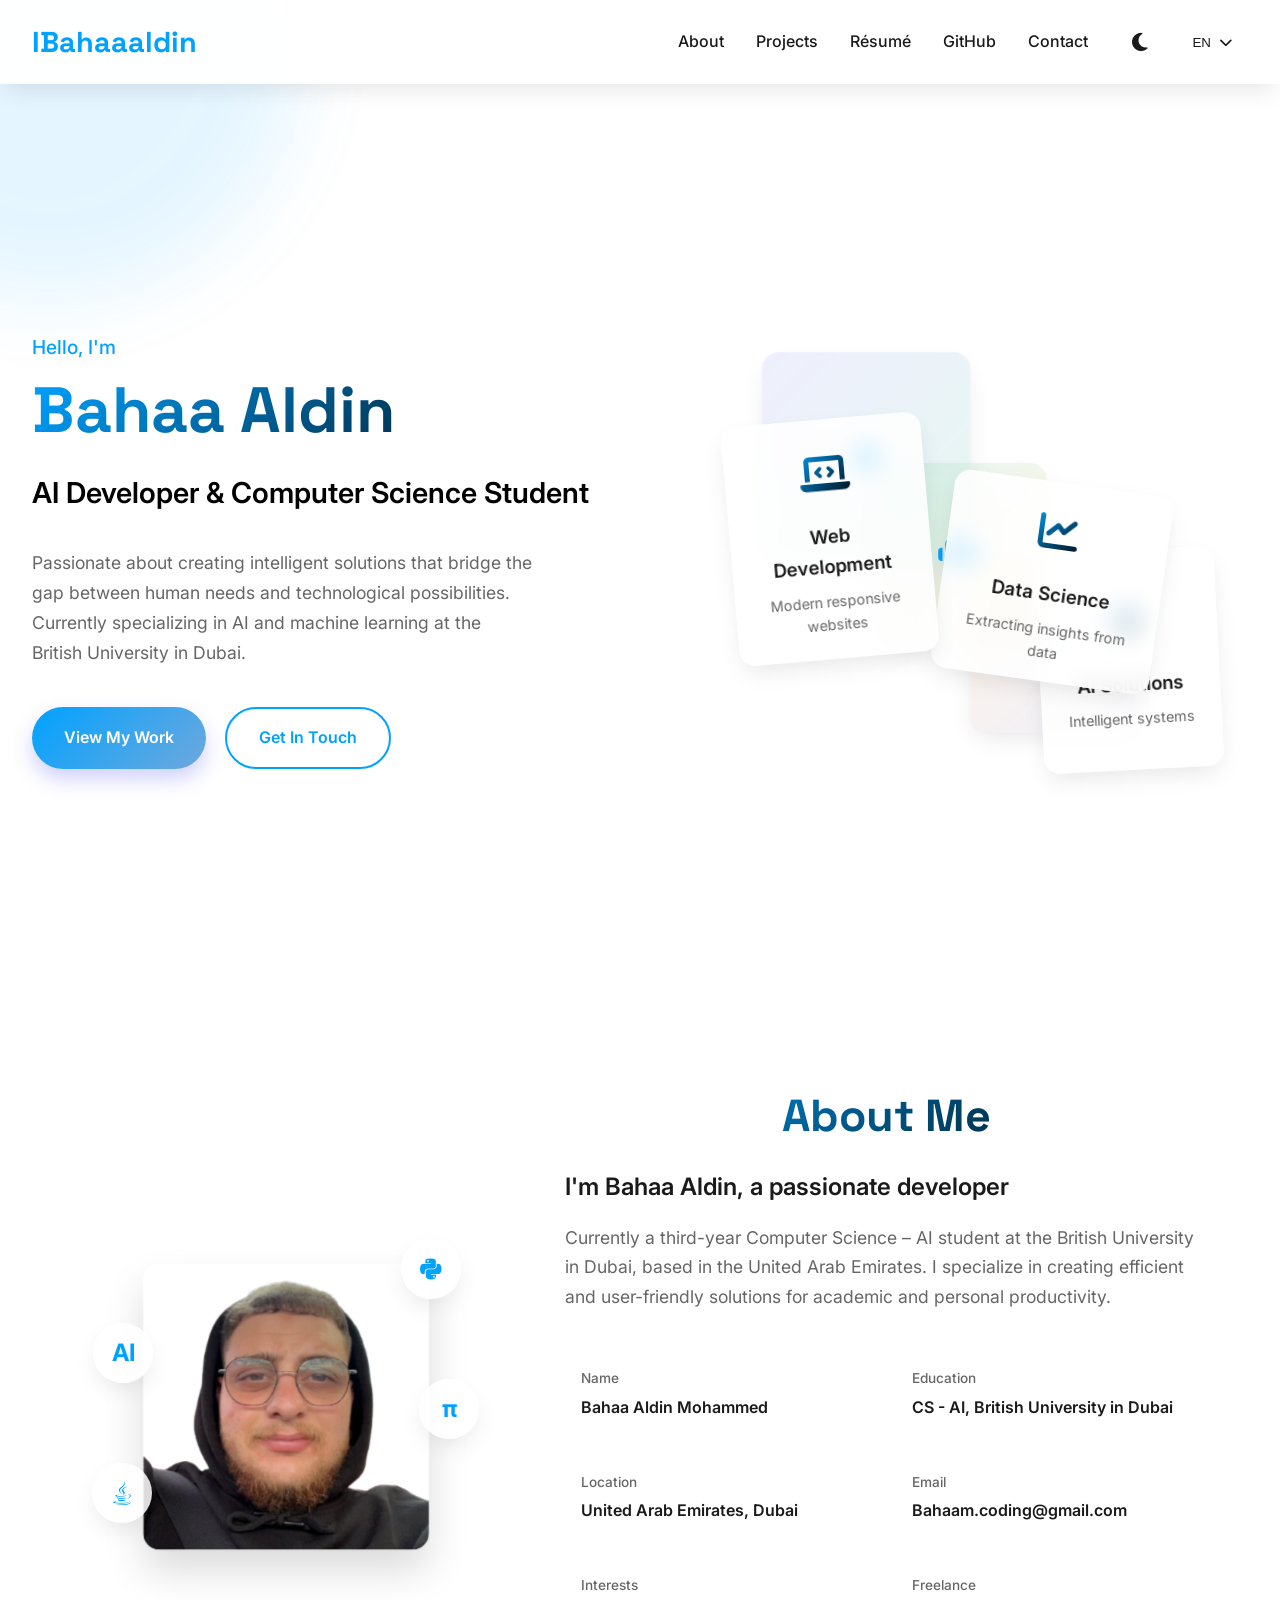
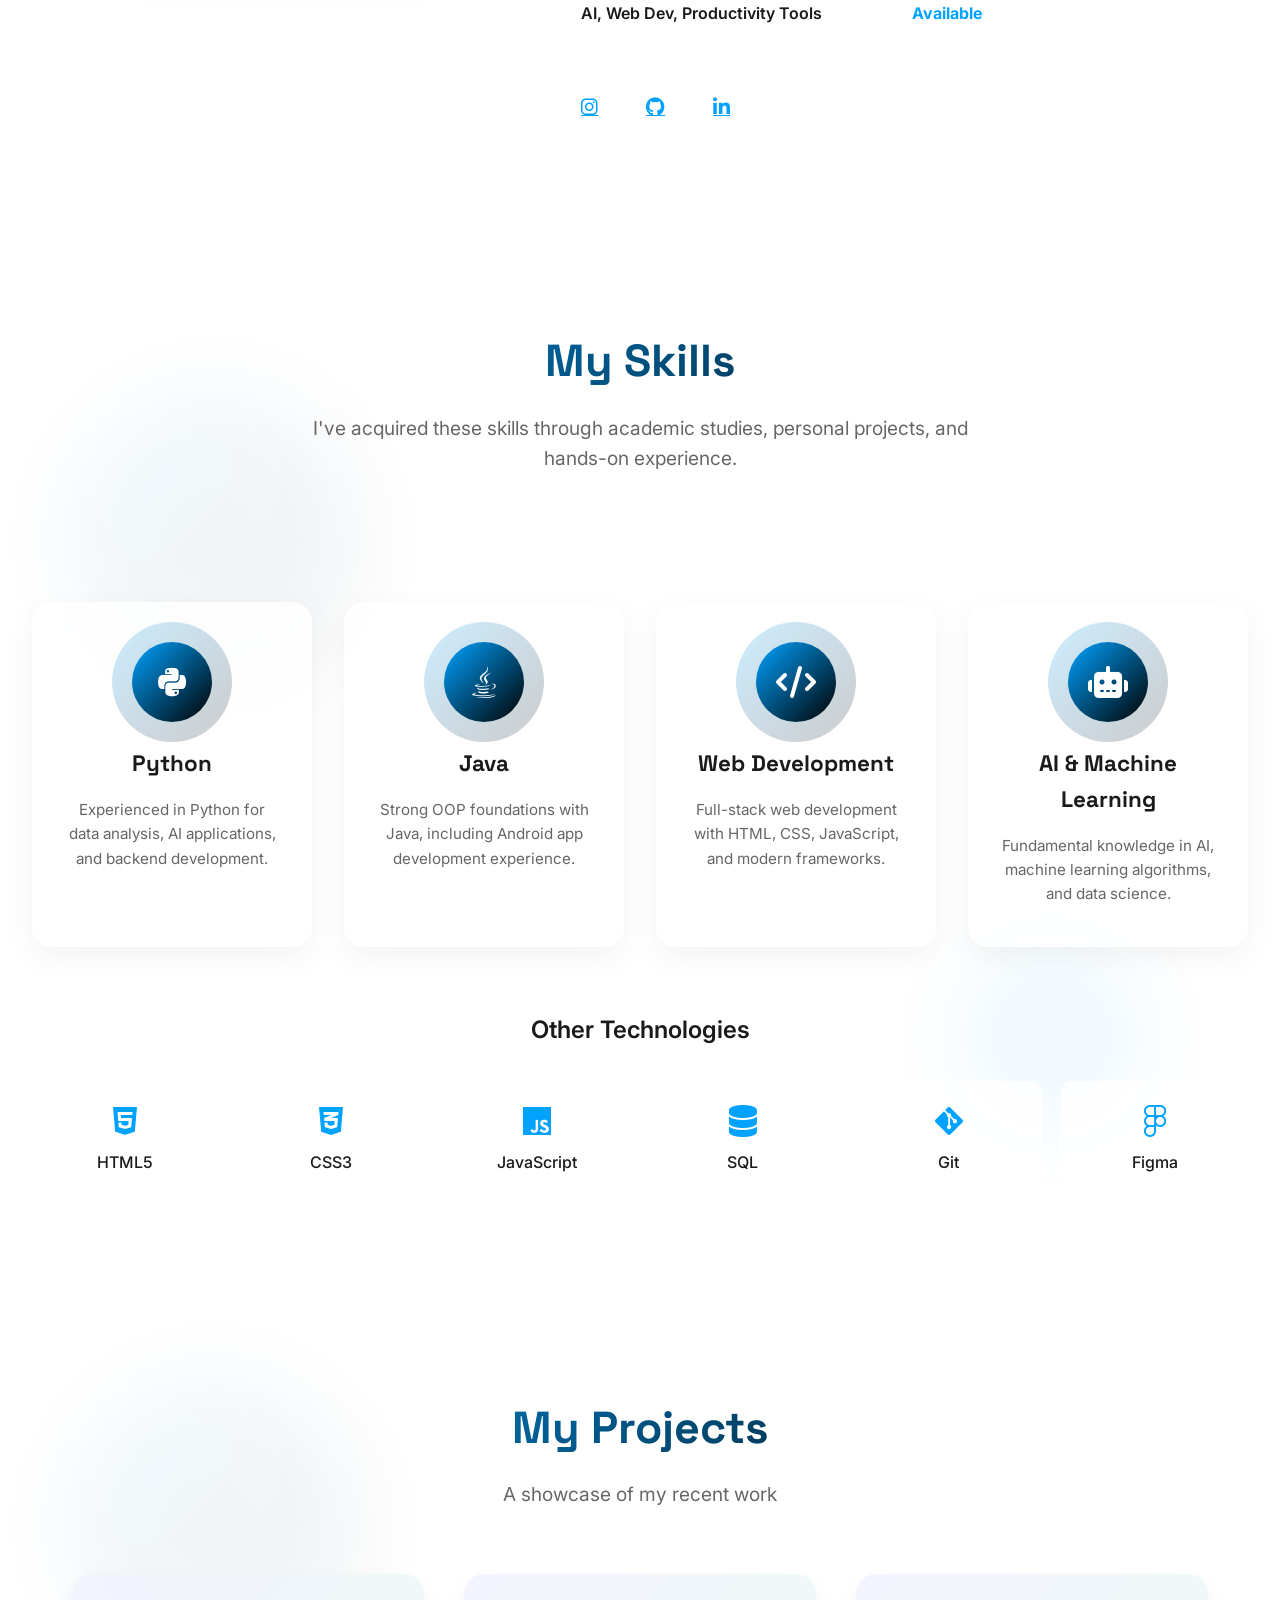
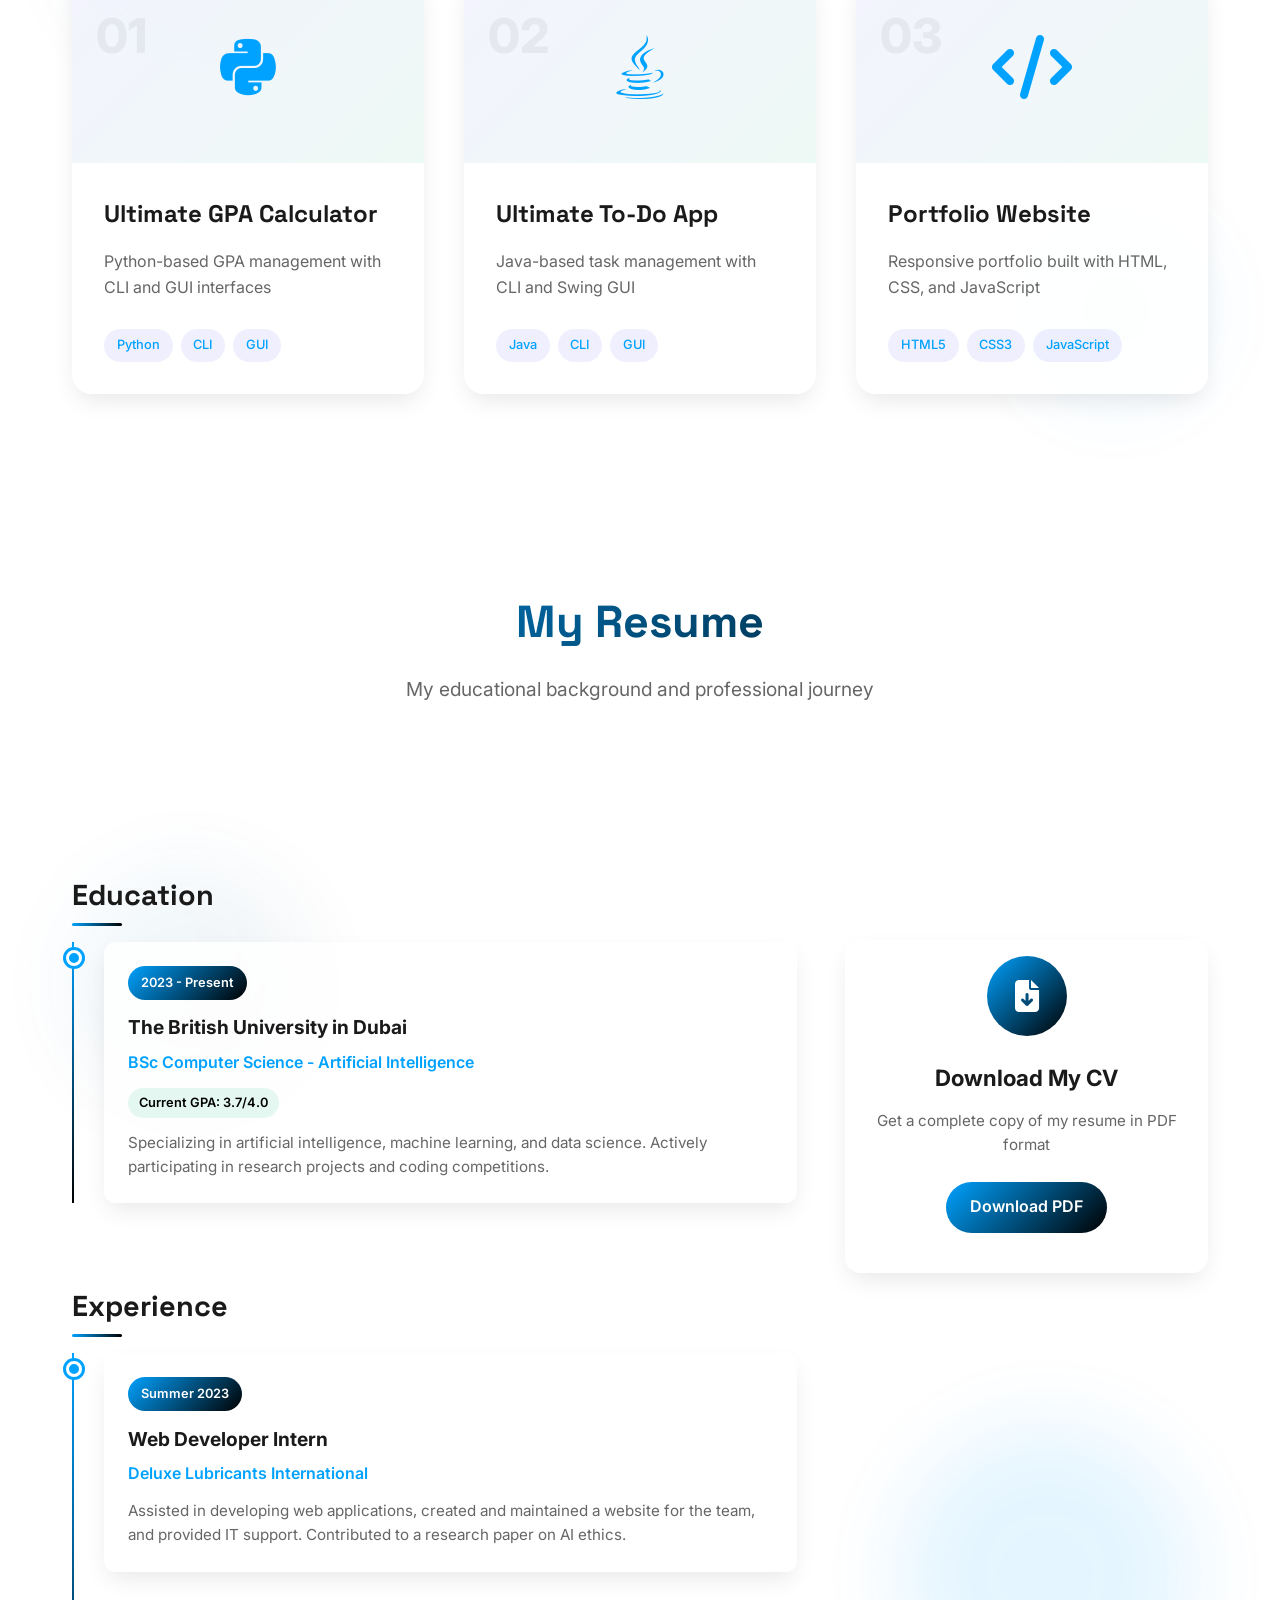
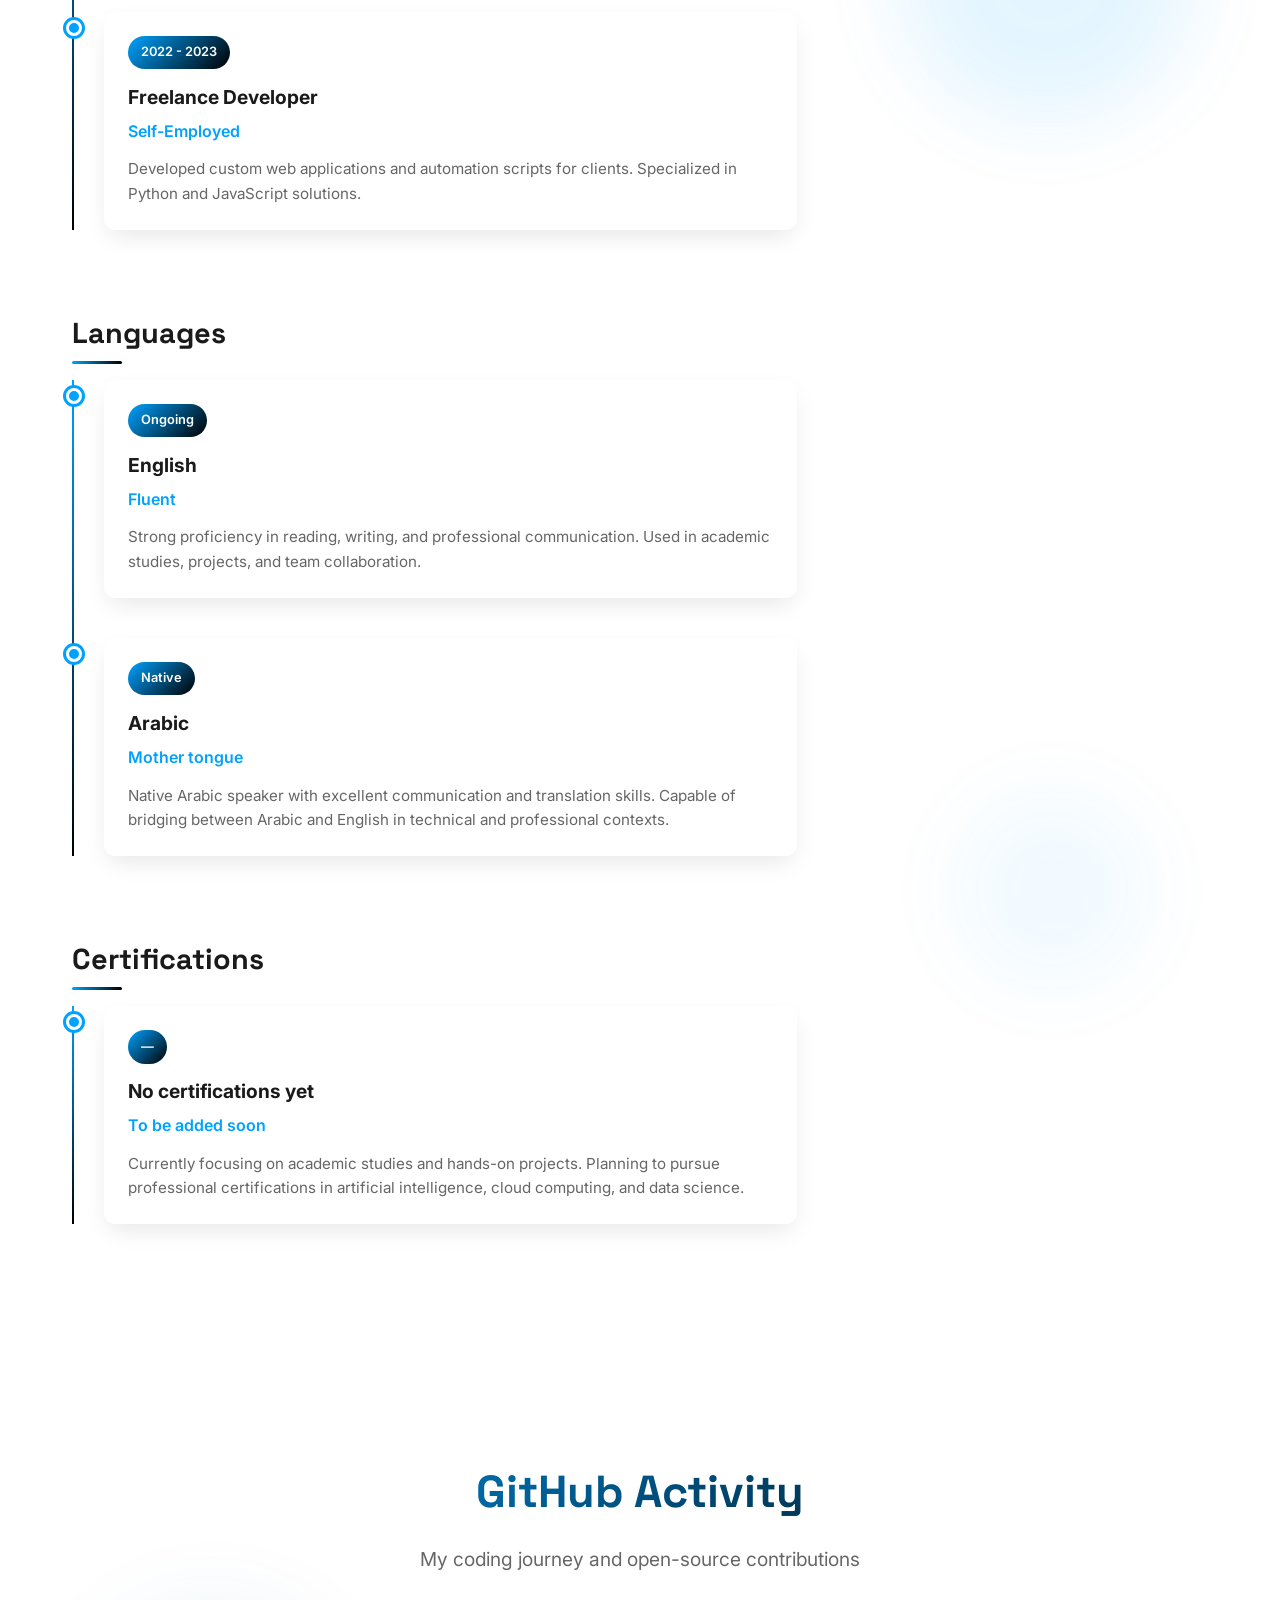
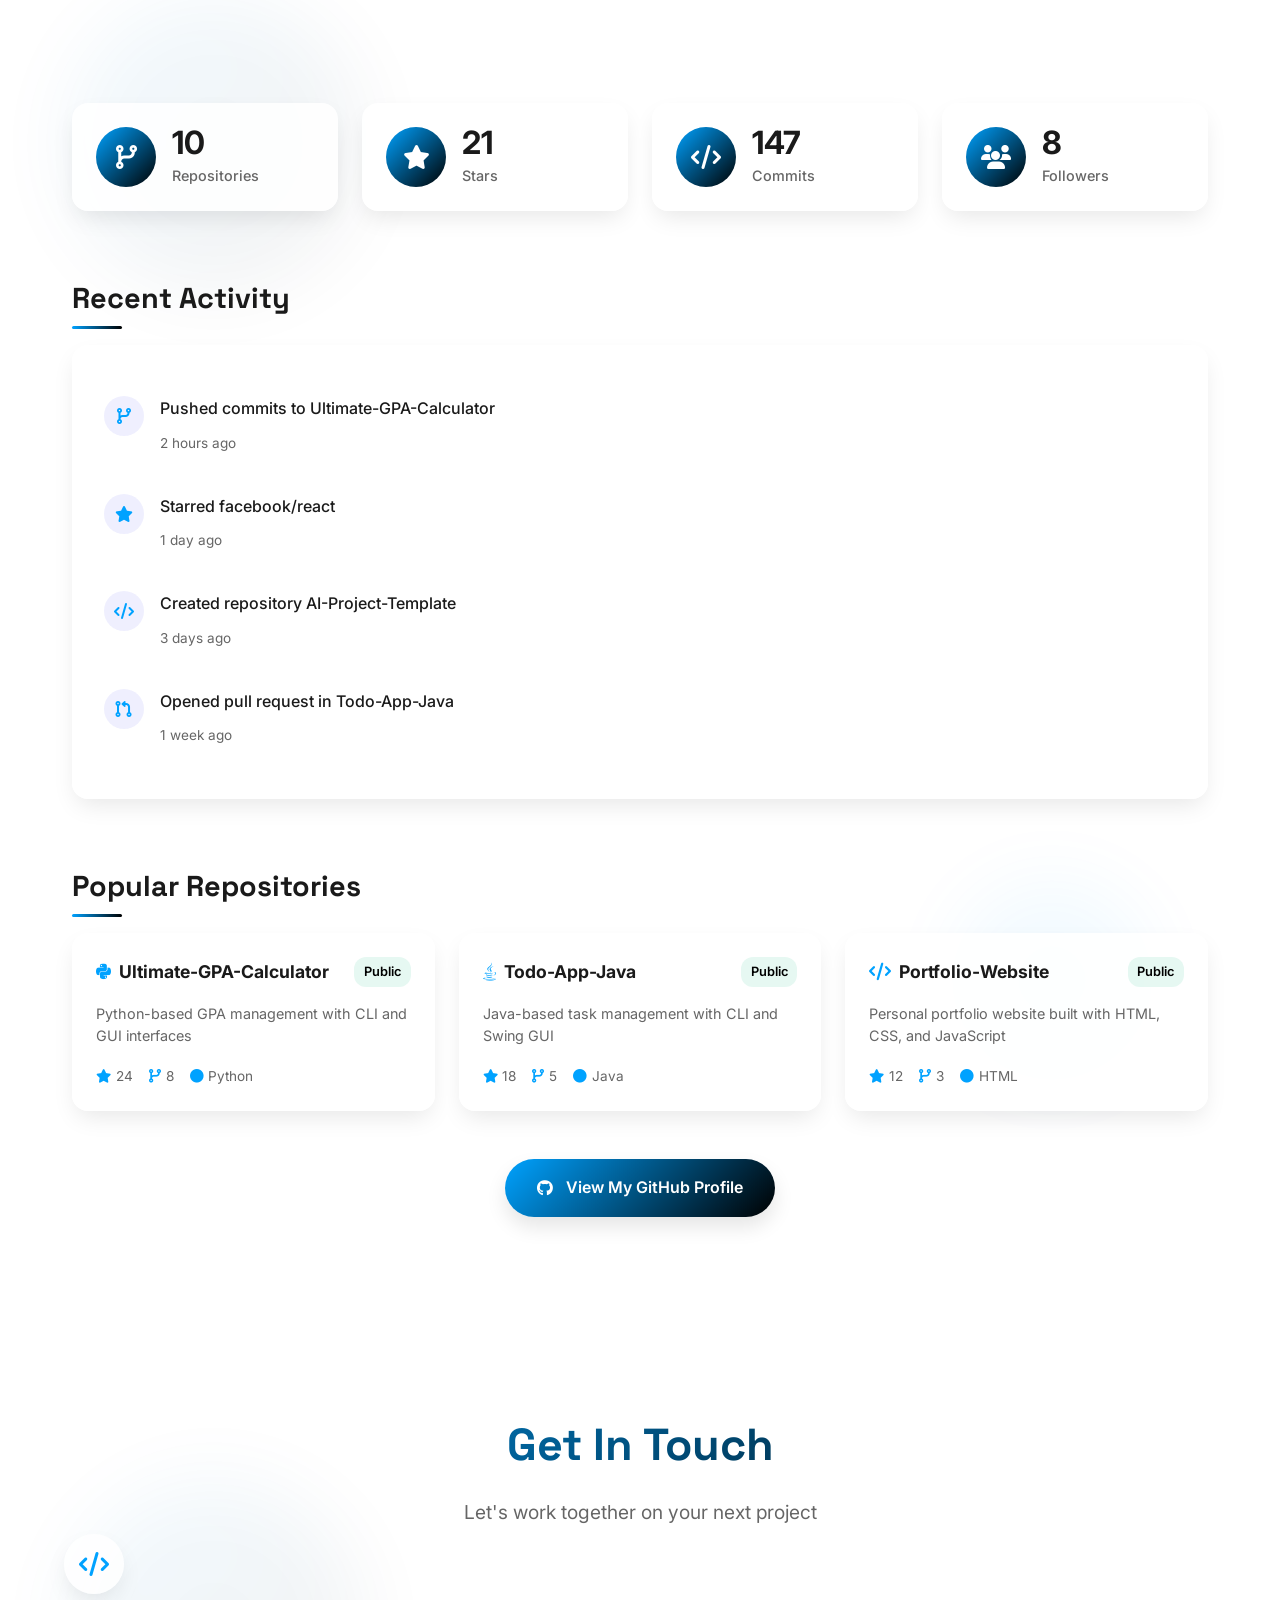
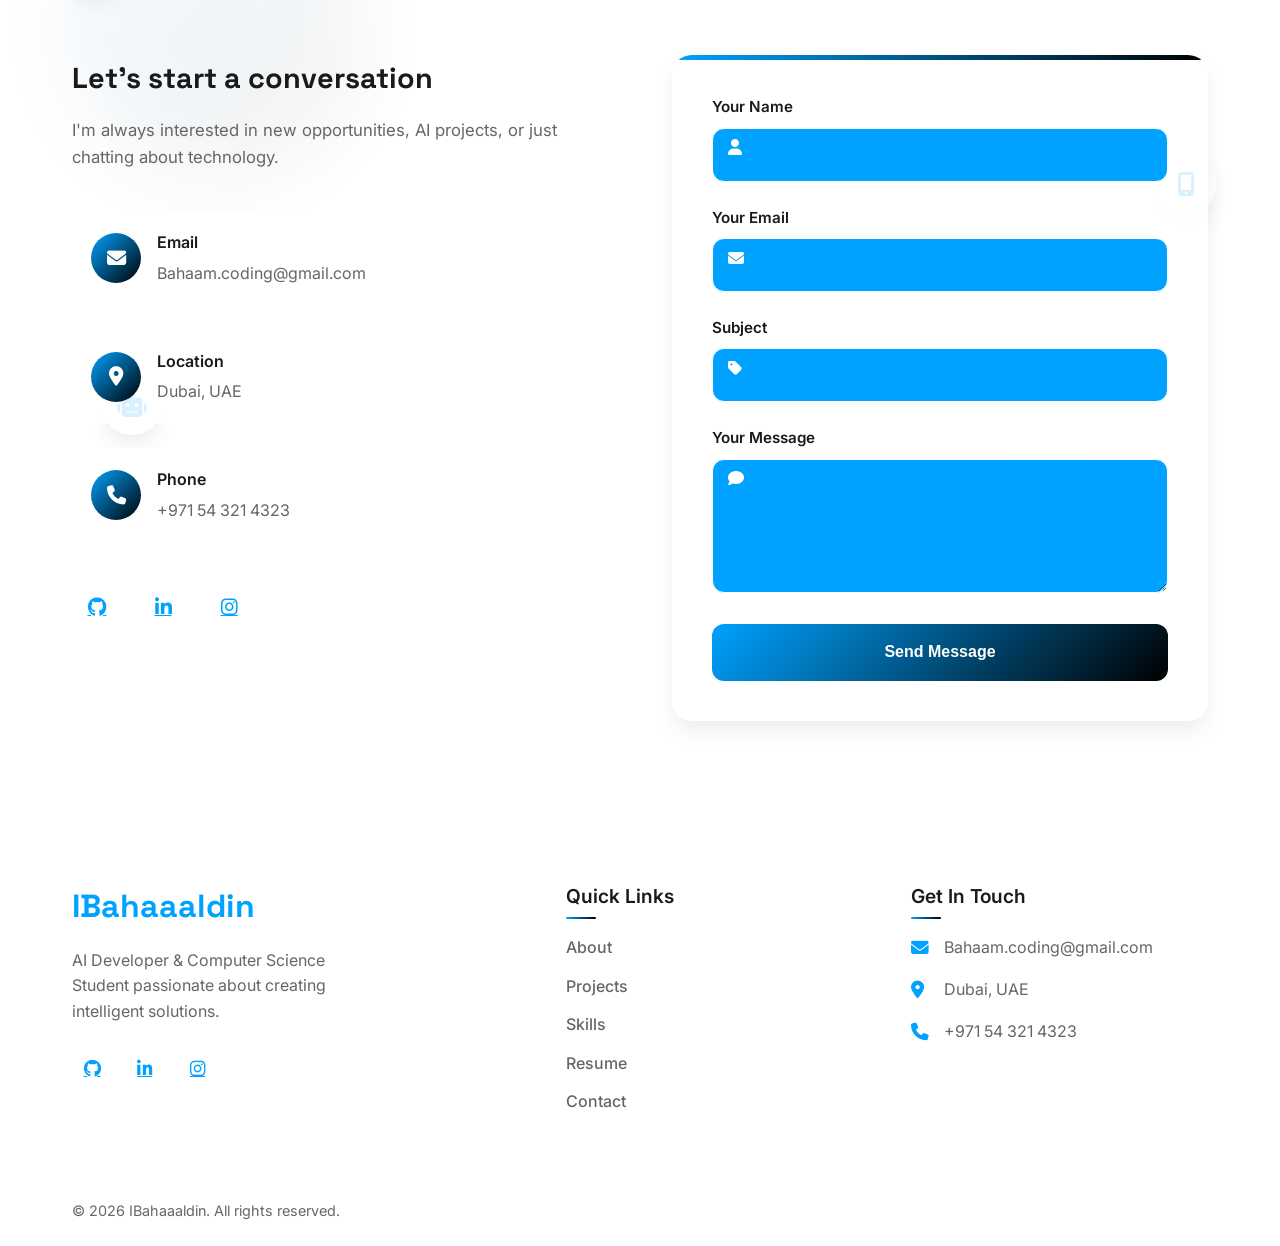
<file: docs/index.html>
<!DOCTYPE html>
<html lang="en" dir="ltr">
  <head>
    <meta charset="UTF-8" />
    <meta name="viewport" content="width=device-width, initial-scale=1.0" />
    <meta
      name="description"
      data-en="Portfolio of IBahaaaldin, a Computer Science - AI student at British University in Dubai passionate about AI solutions and system building."
      data-ar="ملف إبهاء الدين، طالب علوم الحاسوب والذكاء الاصطناعي في الجامعة البريطانية في دبي، شغوف بحلول الذكاء الاصطناعي وبناء الأنظمة."
    />
    <meta
      name="keywords"
      data-en="Computer Science, AI, Artificial Intelligence, Portfolio, Developer, UAE, Dubai"
      data-ar="علوم الحاسوب, الذكاء الاصطناعي, ملف تعريفي, مطور, الإمارات, دبي"
    />
    <meta name="author" content="IBahaaaldin" />
    <meta
      property="og:title"
      data-en="IBahaaaldin | Computer Science - AI Student"
      data-ar="إبهاء الدين | طالب علوم الحاسوب والذكاء الاصطناعي"
    />
    <meta
      property="og:description"
      data-en="Portfolio of IBahaaaldin, a Computer Science - AI student passionate about AI solutions and system building."
      data-ar="ملف إبهاء الدين، طالب علوم الحاسوب والذكاء الاصطناعي شغوف بحلول الذكاء الاصطناعي وبناء الأنظمة."
    />
    <meta property="og:type" content="website" />
    <meta property="og:url" content="https://ibahaaaldin.github.io" />
    <title
      data-en="IBahaaaldin | Computer Science - AI Student"
      data-ar="إبهاء الدين | طالب علوم الحاسوب والذكاء الاصطناعي"
    >
      IBahaaaldin | Computer Science - AI Student
    </title>
    <link rel="icon" href="assets/Logo.png" type="image/x-icon" />
    <link rel="preconnect" href="https://fonts.googleapis.com" />
    <link rel="preconnect" href="https://fonts.gstatic.com" crossorigin />
    <link
      href="https://fonts.googleapis.com/css2?family=Inter:wght@300;400;500;600;700&family=Space+Grotesk:wght@400;500;600;700&display=swap"
      rel="stylesheet"
    />
    <link
      rel="stylesheet"
      href="https://cdnjs.cloudflare.com/ajax/libs/font-awesome/6.4.0/css/all.min.css"
    />
    <link rel="stylesheet" href="css/Styles.css" />
  </head>
  <body>
    <!-- Animated background -->
    <div class="bg-animation">
      <div class="shape shape-1"></div>
      <div class="shape shape-2"></div>
      <div class="shape shape-3"></div>
    </div>

    <!-- Navigation Bar -->
    <nav>
      <div class="nav-container">
        <a href="#" class="logo">IBahaaaldin</a>

        <div class="nav-menu" id="nav-menu">
          <a href="#about" class="nav-link" data-en="About" data-ar="عني"
            >About</a
          >
          <a
            href="#projects"
            class="nav-link"
            data-en="Projects"
            data-ar="المشاريع"
            >Projects</a
          >
          <a href="#resume" class="nav-link" data-en="Résumé" data-ar="السيرة"
            >Résumé</a
          >
          <a href="#github" class="nav-link" data-en="GitHub" data-ar="جيت هاب"
            >GitHub</a
          >
          <a href="#contact" class="nav-link" data-en="Contact" data-ar="اتصل"
            >Contact</a
          >

          <div class="nav-actions">
            <button class="theme-toggle" id="theme-toggle">
              <i class="fas fa-moon"></i>
            </button>

            <div class="language-selector">
              <button class="language-btn" id="language-btn">
                <span>EN</span>
                <i class="fas fa-chevron-down"></i>
              </button>
              <div class="language-options" id="language-options">
                <div class="language-option" data-lang="en">English</div>
                <div class="language-option" data-lang="ar">العربية</div>
              </div>
            </div>
          </div>
        </div>

        <button class="hamburger" id="hamburger">
          <span></span>
          <span></span>
          <span></span>
        </button>
      </div>
    </nav>

    <!-- Hero Section -->
    <section class="hero">
      <div class="hero-content">
        <div class="hero-text">
          <p class="hero-greeting" data-en="Hello, I'm" data-ar="مرحباً، أنا">
            Hello, I'm
          </p>
          <h1 class="hero-name" data-en="Bahaa Aldin" data-ar="بهاء الدين">
            Bahaaaldin
          </h1>
          <p
            class="hero-title"
            data-en="AI Developer & Computer Science Student"
            data-ar="مطور ذكاء اصطناعي وطالب علوم حاسوب"
          >
            AI Developer & Computer Science Student
          </p>
          <p
            class="hero-description"
            data-en="Passionate about creating intelligent solutions that bridge the gap between human needs and technological possibilities. Currently specializing in AI and machine learning at the British University in Dubai."
            data-ar="شغوف بخلق حلول ذكية تعمل على سد الفجوة بين الاحتياجات البشرية والإمكانيات التكنولوجية. متخصص حاليًا في الذكاء الاصطناعي والتعلم الآلي في الجامعة البريطانية في دبي."
          >
            Passionate about creating intelligent solutions that bridge the gap
            between human needs and technological possibilities. Currently
            specializing in AI and machine learning at the British University in
            Dubai.
          </p>
          <div class="hero-cta">
            <a
              href="#projects"
              class="btn btn-primary"
              data-en="View My Work"
              data-ar="شاهد أعمالي"
              >View My Work</a
            >
            <a
              href="#contact"
              class="btn btn-secondary"
              data-en="Get In Touch"
              data-ar="تواصل معي"
              >Get In Touch</a
            >
          </div>
        </div>

        <div class="hero-visual">
          <div class="main-visual">
            <div class="visual-element element-1">
              <i class="fas fa-brain"></i>
            </div>
            <div class="visual-element element-2">
              <i class="fas fa-code"></i>
            </div>
            <div class="visual-element element-3">
              <i class="fas fa-robot"></i>
            </div>
          </div>

          <div class="floating-card card-1" style="--rotate: -5deg">
            <div class="card-icon">
              <i class="fas fa-laptop-code"></i>
            </div>
            <h3
              class="card-title"
              data-en="Web Development"
              data-ar="تطوير الويب"
            >
              Web Development
            </h3>
            <p
              class="card-desc"
              data-en="Modern responsive websites"
              data-ar="مواقع ويب متجاوبة حديثة"
            >
              Modern responsive websites
            </p>
          </div>

          <div class="floating-card card-2" style="--rotate: 8deg">
            <div class="card-icon">
              <i class="fas fa-chart-line"></i>
            </div>
            <h3
              class="card-title"
              data-en="Data Science"
              data-ar="علم البيانات"
            >
              Data Science
            </h3>
            <p
              class="card-desc"
              data-en="Extracting insights from data"
              data-ar="استخراج الرؤى من البيانات"
            >
              Extracting insights from data
            </p>
          </div>

          <div class="floating-card card-3" style="--rotate: -3deg">
            <div class="card-icon">
              <i class="fas fa-microchip"></i>
            </div>
            <h3
              class="card-title"
              data-en="AI Solutions"
              data-ar="حلول الذكاء الاصطناعي"
            >
              AI Solutions
            </h3>
            <p
              class="card-desc"
              data-en="Intelligent systems"
              data-ar="أنظمة ذكية"
            >
              Intelligent systems
            </p>
          </div>
        </div>
      </div>
    </section>

    <!-- About Section -->
    <section id="about" class="about-section">
      <div class="container">
        <div class="about-content">
          <!-- 3D Photo Container -->
          <div class="photo-3d-container">
            <div class="photo-3d">
              <div class="photo-front">
                <img
                  src="assets/Image-removebg-preview.png"
                  alt="Bahaa Mohammed"
                />
              </div>
              <div class="photo-edge"></div>
              <div class="photo-side"></div>
            </div>
            <div class="floating-elements">
              <div class="floating-element fe-1">AI</div>
              <div class="floating-element fe-3">π</div>
              <div class="floating-element fe-4">
                <i class="fab fa-python"></i>
              </div>
              <div class="floating-element fe-5">
                <i class="fab fa-java"></i>
              </div>
            </div>
          </div>

          <!-- About Text -->
          <div class="about-text">
            <h2 class="section-title" data-en="About Me" data-ar="عني">
              About Me
            </h2>
            <p
              class="intro-text"
              data-en="I'm Bahaa Aldin, a passionate developer"
              data-ar="أنا بهاء الدين، مطور شغوف"
            >
              I'm Bahaa Aldin, a passionate developer
            </p>
            <p
              class="description-text"
              data-en="Currently a third-year Computer Science – AI student at the British University in Dubai, based in the United Arab Emirates. I specialize in creating efficient and user-friendly solutions for academic and personal productivity."
              data-ar="طالب في السنة الثالثة في علوم الحاسوب - الذكاء الاصطناعي في الجامعة البريطانية في دبي، مقيم في الإمارات العربية المتحدة. أتخصص في إنشاء حلول فعالة وسهلة الاستخدام للإنتاجية الأكاديمية والشخصية."
            >
              Currently a third-year Computer Science – AI student at the
              British University in Dubai, from Syria and based in the United
              Arab Emirates. I specialize in creating efficient and
              user-friendly solutions for academic and personal productivity.
            </p>

            <!-- Personal Info Grid -->
            <div class="info-grid">
              <div class="info-item">
                <span class="info-label" data-en="Name" data-ar="الاسم"
                  >Name</span
                >
                <span
                  class="info-value"
                  data-en="Bahaa Aldin Mohammed"
                  data-ar="بهاء الدين محمد"
                  >Bahaa Aldin Mohammed</span
                >
              </div>
              <div class="info-item">
                <span class="info-label" data-en="Education" data-ar="التعليم"
                  >Education</span
                >
                <span
                  class="info-value"
                  data-en="CS - AI, British University in Dubai"
                  data-ar="علوم الحاسوب - الذكاء الاصطناعي، الجامعة البريطانية في دبي"
                >
                  >CS - AI, British University in Dubai</span
                >
              </div>
              <div class="info-item">
                <span class="info-label" data-en="Location" data-ar="الموقع"
                  >Location</span
                >
                <span
                  class="info-value"
                  data-en="United Arab Emirates, Dubai"
                  data-ar="الامارات العربية المتحدة، دبي"
                  >UAE, Dubai</span
                >
              </div>
              <div class="info-item">
                <span class="info-label" data-en="Email" data-ar="البريد"
                  >Email</span
                >
                <span class="info-value">Bahaam.coding@gmail.com</span>
              </div>
              <div class="info-item">
                <span
                  class="info-label"
                  data-en="Interests"
                  data-ar="الاهتمامات"
                  >Interests</span
                >
                <span
                  class="info-value"
                  data-en="AI, Web Dev, Productivity Tools"
                  data-ar="الذكاء الاصطناعي وتطوير الويب وأدوات الإنتاجية"
                  >AI, Web Dev, Productivity Tools</span
                >
              </div>
              <div class="info-item">
                <span
                  class="info-label"
                  data-en="Freelance"
                  data-ar="العمل الحر"
                  >Freelance</span
                >
                <span
                  class="info-value available"
                  data-en="Available"
                  data-ar="متوفر"
                  style="color: #00a2ff"
                  >Available</span
                >
              </div>
            </div>

            <!-- Social Links -->
            <div class="social-links">
              <a
                href="https://www.instagram.com/ibahaaaldin"
                class="social-link"
                aria-label="Instagram"
              >
                <i class="fab fa-instagram"></i>
              </a>
              <a
                href="https://github.com/IBahaaaldin"
                class="social-link"
                aria-label="GitHub"
              >
                <i class="fab fa-github"></i>
              </a>
              <a
                href="https://www.linkedin.com/in/ibahaaaldin"
                class="social-link"
                aria-label="LinkedIn"
              >
                <i class="fab fa-linkedin-in"></i>
              </a>
            </div>
          </div>
        </div>
      </div>
    </section>

    <!-- Skills Section -->
    <section id="skills" class="skills-section">
      <div class="container">
        <div class="section-header">
          <h2 class="section-title" data-en="My Skills" data-ar="مهاراتي">
            My Skills
          </h2>
          <p
            class="section-subtitle"
            data-en="I've acquired these skills through academic studies, personal projects, and hands-on experience."
            data-ar="اكتسبت هذه المهارات من خلال الدراسة الأكاديمية، والمشاريع الشخصية، والخبرة العملية."
          >
            I've acquired these skills through academic studies, personal
            projects, and hands-on experience.
          </p>
        </div>

        <!-- Main Skill Cards -->
        <div class="skills-grid">
          <!-- Python -->
          <div class="skill-card">
            <div class="skill-icon">
              <i class="fab fa-python"></i>
            </div>
            <h3 class="skill-title">Python</h3>
            <p
              class="skill-desc"
              data-en="Experienced in Python for data analysis, AI applications, and backend development."
              data-ar="خبرة في بايثون لتحليل البيانات، تطبيقات الذكاء الاصطناعي، وتطوير الواجهات الخلفية."
            >
              Experienced in Python for data analysis, AI applications, and
              backend development.
            </p>
          </div>

          <!-- Java -->
          <div class="skill-card">
            <div class="skill-icon">
              <i class="fab fa-java"></i>
            </div>
            <h3 class="skill-title">Java</h3>
            <p
              class="skill-desc"
              data-en="Strong OOP foundations with Java, including Android app development experience."
              data-ar="أساسيات قوية في البرمجة كائنية التوجه مع جافا، بما في ذلك خبرة في تطوير تطبيقات الأندرويد."
            >
              Strong OOP foundations with Java, including Android app
              development experience.
            </p>
          </div>

          <!-- Web Development -->
          <div class="skill-card">
            <div class="skill-icon">
              <i class="fas fa-code"></i>
            </div>
            <h3
              class="skill-title"
              data-en="Web Development"
              data-ar="تطوير الويب"
            >
              Web Development
            </h3>
            <p
              class="skill-desc"
              data-en="Full-stack web development with HTML, CSS, JavaScript, and modern frameworks."
              data-ar="تطوير ويب كامل باستخدام HTML، CSS، JavaScript، وأطر العمل الحديثة."
            >
              Full-stack web development with HTML, CSS, JavaScript, and modern
              frameworks.
            </p>
          </div>

          <!-- AI & Machine Learning -->
          <div class="skill-card">
            <div class="skill-icon">
              <i class="fas fa-robot"></i>
            </div>
            <h3
              class="skill-title"
              data-en="AI & Machine Learning"
              data-ar="الذكاء الاصطناعي وتعلم الآلة"
            >
              AI & Machine Learning
            </h3>
            <p
              class="skill-desc"
              data-en="Fundamental knowledge in AI, machine learning algorithms, and data science."
              data-ar="معرفة أساسية في الذكاء الاصطناعي، خوارزميات تعلم الآلة، وعلوم البيانات."
            >
              Fundamental knowledge in AI, machine learning algorithms, and data
              science.
            </p>
          </div>
        </div>

        <!-- Other Technologies -->
        <div class="other-tech">
          <h3
            class="section-title-small"
            data-en="Other Technologies"
            data-ar="تقنيات أخرى"
          >
            Other Technologies
          </h3>
          <div class="tech-icons">
            <div class="tech-item">
              <i class="fab fa-html5"></i>
              <span>HTML5</span>
            </div>
            <div class="tech-item">
              <i class="fab fa-css3-alt"></i>
              <span>CSS3</span>
            </div>
            <div class="tech-item">
              <i class="fab fa-js"></i>
              <span>JavaScript</span>
            </div>
            <div class="tech-item">
              <i class="fas fa-database"></i>
              <span>SQL</span>
            </div>
            <div class="tech-item">
              <i class="fab fa-git-alt"></i>
              <span>Git</span>
            </div>

            <div class="tech-item">
              <i class="fab fa-figma"></i>
              <span>Figma</span>
            </div>
          </div>
        </div>
      </div>
    </section>

    <!-- Projects Section -->
    <section id="projects" class="projects-section">
      <div class="container">
        <h2 class="section-title" data-en="My Projects" data-ar="مشاريعي">
          My Projects
        </h2>
        <p
          class="section-subtitle"
          data-en="A showcase of my recent work"
          data-ar="عرض لأعمالي الحديثة"
        >
          A showcase of my recent work
        </p>

        <div class="projects-grid">
          <!-- Project 1 -->
          <div class="project-card">
            <div class="project-card-inner">
              <div class="project-card-front">
                <div class="project-image">
                  <div class="project-number">01</div>
                  <div class="project-icon">
                    <i class="fab fa-python"></i>
                  </div>
                  <div class="project-bg"></div>
                </div>
                <div class="project-content">
                  <h3
                    class="project-title"
                    data-en="Ultimate GPA Calculator"
                    data-ar="حاسبة المعدل التراكمي المتقدمة"
                  >
                    Ultimate GPA Calculator
                  </h3>
                  <p
                    class="project-desc"
                    data-en="Python-based GPA management with CLI and GUI interfaces"
                    data-ar="برنامج إدارة المعدل التراكمي بلغة Python مع واجهة سطر الأوامر والرسومية"
                  >
                    Python-based GPA management with CLI and GUI interfaces
                  </p>
                  <div class="project-tags">
                    <span class="project-tag">Python</span>
                    <span class="project-tag">CLI</span>
                    <span class="project-tag">GUI</span>
                  </div>
                </div>
              </div>
              <div class="project-card-back">
                <div class="project-back-content">
                  <h4 data-en="Project Details" data-ar="تفاصيل المشروع">
                    Project Details
                  </h4>
                  <p
                    data-en="A full-featured Python-based GPA management program for students with both command-line and Tkinter GUI interfaces."
                    data-ar="برنامج متكامل لإدارة المعدل التراكمي للطلاب بلغة Python مع واجهة سطر الأوامر وواجهة رسومية باستخدام Tkinter."
                  >
                    A full-featured Python-based GPA management program for
                    students with both command-line and Tkinter GUI interfaces.
                  </p>
                  <a
                    href="https://github.com/IBahaaaldin/GPA-Calculator-python"
                    class="project-link"
                    data-en="View Project"
                    data-ar="عرض المشروع"
                    >View Project <i class="fas fa-arrow-right"></i
                  ></a>
                </div>
              </div>
            </div>
          </div>

          <!-- Project 2 -->
          <div class="project-card">
            <div class="project-card-inner">
              <div class="project-card-front">
                <div class="project-image">
                  <div class="project-number">02</div>
                  <div class="project-icon">
                    <i class="fab fa-java"></i>
                  </div>
                  <div class="project-bg"></div>
                </div>
                <div class="project-content">
                  <h3
                    class="project-title"
                    data-en="Ultimate To-Do App"
                    data-ar="تطبيق المهام المتقدم"
                  >
                    Ultimate To-Do App
                  </h3>
                  <p
                    class="project-desc"
                    data-en="Java-based task management with CLI and Swing GUI"
                    data-ar="تطبيق إدارة المهام بلغة Java مع واجهة سطر الأوامر والرسومية"
                  >
                    Java-based task management with CLI and Swing GUI
                  </p>
                  <div class="project-tags">
                    <span class="project-tag">Java</span>
                    <span class="project-tag">CLI</span>
                    <span class="project-tag">GUI</span>
                  </div>
                </div>
              </div>
              <div class="project-card-back">
                <div class="project-back-content">
                  <h4 data-en="Project Details" data-ar="تفاصيل المشروع">
                    Project Details
                  </h4>
                  <p
                    data-en="A full-featured Java-based task management program with both command-line interface and a GUI built with Java Swing."
                    data-ar="برنامج متكامل لإدارة المهام بلغة Java مع واجهة سطر الأوامر وواجهة رسومية باستخدام Java Swing."
                  >
                    A full-featured Java-based task management program with both
                    command-line interface and a GUI built with Java Swing.
                  </p>
                  <a
                    href="https://github.com/IBahaaaldin/To-Do-App-java"
                    class="project-link"
                    data-en="View Project"
                    data-ar="عرض المشروع"
                    >View Project <i class="fas fa-arrow-right"></i
                  ></a>
                </div>
              </div>
            </div>
          </div>

          <!-- Project 3 -->
          <div class="project-card">
            <div class="project-card-inner">
              <div class="project-card-front">
                <div class="project-image">
                  <div class="project-number">03</div>
                  <div class="project-icon">
                    <i class="fas fa-code"></i>
                  </div>
                  <div class="project-bg"></div>
                </div>
                <div class="project-content">
                  <h3
                    class="project-title"
                    data-en="Portfolio Website"
                    data-ar="موقع Portfolio"
                  >
                    Portfolio Website
                  </h3>
                  <p
                    class="project-desc"
                    data-en="Responsive portfolio built with HTML, CSS, and JavaScript"
                    data-ar="موقع Portfolio متجاوب مبني باستخدام HTML و CSS و JavaScript"
                  >
                    Responsive portfolio built with HTML, CSS, and JavaScript
                  </p>
                  <div class="project-tags">
                    <span class="project-tag">HTML5</span>
                    <span class="project-tag">CSS3</span>
                    <span class="project-tag">JavaScript</span>
                  </div>
                </div>
              </div>
              <div class="project-card-back">
                <div class="project-back-content">
                  <h4 data-en="Project Details" data-ar="تفاصيل المشروع">
                    Project Details
                  </h4>
                  <p
                    data-en="A clean, responsive portfolio website built from scratch using HTML, CSS, and JavaScript. Professional, fast, mobile-friendly, and ATS-aware."
                    data-ar="موقع Portfolio أنيق ومتجاور مبني من الصفر باستخدام HTML و CSS و JavaScript. احترافي، سريع، متوافق مع الجوال ويسهل قراءته من قبل أنظمة التوظيف."
                  >
                    A clean, responsive portfolio website built from scratch
                    using HTML, CSS, and JavaScript. Professional, fast,
                    mobile-friendly, and ATS-aware.
                  </p>
                  <a
                    href="https://github.com/IBahaaaldin/Free_Portfolio"
                    class="project-link"
                    data-en="View Project"
                    data-ar="عرض المشروع"
                    >View Project <i class="fas fa-arrow-right"></i
                  ></a>
                </div>
              </div>
            </div>
          </div>
        </div>
      </div>
    </section>

    <!-- Resume Section -->
    <section id="resume" class="resume-section">
      <div class="container">
        <div class="section-header">
          <h2 class="section-title" data-en="My Resume" data-ar="سيرتي الذاتية">
            My Resume
          </h2>
          <p
            class="section-subtitle"
            data-en="My educational background and professional journey"
            data-ar="خلفيتي التعليمية ورحلتي المهنية"
          >
            My educational background and professional journey
          </p>
        </div>

        <div class="resume-content">
          <!-- Timeline Column -->
          <div class="timeline-column">
            <h3 class="timeline-title" data-en="Education" data-ar="التعليم">
              Education
            </h3>

            <div class="timeline">
              <!-- Education Item 1 -->
              <div class="timeline-item">
                <div class="timeline-marker"></div>
                <div class="timeline-content">
                  <div class="timeline-period">2023 - Present</div>
                  <h4 class="timeline-position">
                    The British University in Dubai
                  </h4>
                  <div
                    class="timeline-company"
                    data-en="BSc Computer Science - Artificial Intelligence"
                    data-ar="بكالوريوس علوم الحاسوب - الذكاء الاصطناعي"
                  >
                    BSc Computer Science - Artificial Intelligence
                  </div>
                  <div class="timeline-details">
                    <span class="gpa-badge">Current GPA: 3.7/4.0</span>
                  </div>
                  <p
                    class="timeline-description"
                    data-en="Specializing in artificial intelligence, machine learning, and data science. Actively participating in research projects and coding competitions."
                    data-ar="التخصص في الذكاء الاصطناعي، تعلم الآلة، وعلوم البيانات. المشاركة بنشاط في المشاريع البحثية ومسابقات البرمجة."
                  >
                    Specializing in artificial intelligence, machine learning,
                    and data science. Actively participating in research
                    projects and coding competitions.
                  </p>
                </div>
              </div>
            </div>

            <h3 class="timeline-title" data-en="Experience" data-ar="الخبرة">
              Experience
            </h3>

            <div class="timeline">
              <!-- Experience Item 1 (Sample) -->
              <div class="timeline-item">
                <div class="timeline-marker"></div>
                <div class="timeline-content">
                  <div class="timeline-period">Summer 2023</div>
                  <h4 class="timeline-position">Web Developer Intern</h4>
                  <div class="timeline-company">
                    Deluxe Lubricants International
                  </div>

                  <p
                    class="timeline-description"
                    data-en="Assisted in developing web applications, created and maintained a website for the team, and provided IT support. Contributed to a research paper on AI ethics."
                    data-ar="المساعدة في تطوير تطبيقات الويب، وإنشاء وصيانة موقع إلكتروني للفريق، وتقديم الدعم التقني. المساهمة في ورقة بحثية حول أخلاقيات الذكاء الاصطناعي."
                  >
                    Assisted in developing web applications, created a website,
                    and provided IT support
                  </p>
                </div>
              </div>

              <!-- Experience Item 2 -->
              <div class="timeline-item">
                <div class="timeline-marker"></div>
                <div class="timeline-content">
                  <div class="timeline-period">2022 - 2023</div>
                  <h4 class="timeline-position">Freelance Developer</h4>
                  <div class="timeline-company">Self-Employed</div>
                  <p
                    class="timeline-description"
                    data-en="Developed custom web applications and automation scripts for clients. Specialized in Python and JavaScript solutions."
                    data-ar="تطوير تطبيقات ويب مخصصة ونصوص الأتمتة للعملاء. التخصص في حلول جافا وبايثون."
                  >
                    Developed custom web applications and automation scripts for
                    clients. Specialized in Java and Python solutions.
                  </p>
                </div>
              </div>
            </div>
            <!-- Languages Section -->
            <h3 class="timeline-title" data-en="Languages" data-ar="اللغات">
              Languages
            </h3>

            <div class="timeline">
              <!-- English -->
              <div class="timeline-item">
                <div class="timeline-marker"></div>
                <div class="timeline-content">
                  <div class="timeline-period">Ongoing</div>
                  <h4
                    class="timeline-position"
                    data-en="English"
                    data-ar="الإنجليزية"
                  >
                    English
                  </h4>
                  <div
                    class="timeline-company"
                    data-en="Fluent"
                    data-ar="بطلاقة"
                  >
                    Fluent
                  </div>
                  <p
                    class="timeline-description"
                    data-en="Strong proficiency in reading, writing, and professional communication. Used in academic studies, projects, and team collaboration."
                    data-ar="إجادة قوية في القراءة والكتابة والتواصل المهني. مستخدمة في الدراسات الأكاديمية والمشاريع والتعاون الجماعي."
                  >
                    Strong proficiency in reading, writing, and professional
                    communication.
                  </p>
                </div>
              </div>

              <!-- Arabic -->
              <div class="timeline-item">
                <div class="timeline-marker"></div>
                <div class="timeline-content">
                  <div class="timeline-period">Native</div>
                  <h4
                    class="timeline-position"
                    data-en="Arabic"
                    data-ar="العربية"
                  >
                    Arabic
                  </h4>
                  <div
                    class="timeline-company"
                    data-en="Mother tongue"
                    data-ar="اللغة الأم"
                  >
                    Mother tongue
                  </div>
                  <p
                    class="timeline-description"
                    data-en="Native Arabic speaker with excellent communication and translation skills. Capable of bridging between Arabic and English in technical and professional contexts."
                    data-ar="متحدث أصلي للغة العربية مع مهارات ممتازة في التواصل والترجمة. قادر على الربط بين العربية والإنجليزية في السياقات التقنية والمهنية."
                  >
                    Native speaker with excellent communication and translation
                    skills.
                  </p>
                </div>
              </div>
            </div>

            <!-- Certifications Section -->
            <h3
              class="timeline-title"
              data-en="Certifications"
              data-ar="الشهادات"
            >
              Certifications
            </h3>

            <div class="timeline">
              <div class="timeline-item">
                <div class="timeline-marker"></div>
                <div class="timeline-content">
                  <div class="timeline-period">—</div>
                  <h4
                    class="timeline-position"
                    data-en="No certifications yet"
                    data-ar="لا توجد شهادات حالياً"
                  >
                    No certifications yet
                  </h4>
                  <div
                    class="timeline-company"
                    data-en="To be added soon"
                    data-ar="ستتم الإضافة قريباً"
                  >
                    To be added soon
                  </div>
                  <p
                    class="timeline-description"
                    data-en="Currently focusing on academic studies and hands-on projects. Planning to pursue professional certifications in artificial intelligence, cloud computing, and data science."
                    data-ar="التركيز حالياً على الدراسات الأكاديمية والمشاريع العملية. التخطيط للحصول على شهادات مهنية في الذكاء الاصطناعي والحوسبة السحابية وعلوم البيانات."
                  >
                    Planning to pursue certifications in AI, cloud, and data
                    science.
                  </p>
                </div>
              </div>
            </div>
          </div>

          <!-- Sticky Download Column -->
          <div class="download-column">
            <div class="download-card" id="downloadCard">
              <div class="download-icon">
                <i class="fas fa-file-download"></i>
              </div>
              <h3 data-en="Download My CV" data-ar="تحميل السيرة الذاتية">
                Download My CV
              </h3>
              <p
                data-en="Get a complete copy of my resume in PDF format"
                data-ar="احصل على نسخة كاملة من سيرتي الذاتية بصيغة PDF"
              >
                Get a complete copy of my resume in PDF format
              </p>
              <a
                href="/CV.pdf"
                class="download-btn"
                data-en="Download PDF"
                data-ar="تحميل PDF"
                download
              >
                <i class="fas fa-download"></i>
                Download PDF
              </a>
              <div class="download-info"></div>
            </div>
          </div>
        </div>
      </div>
    </section>

    <!-- GitHub Activity Section -->
    <section id="github" class="github-section">
      <div class="container">
        <div class="section-header">
          <h2
            class="section-title"
            data-en="GitHub Activity"
            data-ar="نشاط GitHub"
          >
            GitHub Activity
          </h2>
          <p
            class="section-subtitle"
            data-en="My coding journey and open-source contributions"
            data-ar="رحلتي في البرمجة والمساهمات مفتوحة المصدر"
          >
            My coding journey and open-source contributions
          </p>
        </div>

        <div class="github-content">
          <!-- GitHub Stats -->
          <div class="github-stats">
            <div class="stat-card">
              <div class="stat-icon">
                <i class="fas fa-code-branch"></i>
              </div>
              <div class="stat-info">
                <span class="stat-number" id="repos-count">24</span>
                <span
                  class="stat-label"
                  data-en="Repositories"
                  data-ar="المستودعات"
                  >Repositories</span
                >
              </div>
            </div>

            <div class="stat-card">
              <div class="stat-icon">
                <i class="fas fa-star"></i>
              </div>
              <div class="stat-info">
                <span class="stat-number" id="stars-count">47</span>
                <span class="stat-label" data-en="Stars" data-ar="نجوم"
                  >Stars</span
                >
              </div>
            </div>

            <div class="stat-card">
              <div class="stat-icon">
                <i class="fas fa-code"></i>
              </div>
              <div class="stat-info">
                <span class="stat-number" id="commits-count">327</span>
                <span
                  class="stat-label"
                  data-en="Commits"
                  data-ar="عمليات الحفظ"
                  >Commits</span
                >
              </div>
            </div>

            <div class="stat-card">
              <div class="stat-icon">
                <i class="fas fa-users"></i>
              </div>
              <div class="stat-info">
                <span class="stat-number" id="followers-count">18</span>
                <span class="stat-label" data-en="Followers" data-ar="متابعون"
                  >Followers</span
                >
              </div>
            </div>
          </div>

          <!-- Recent Activity -->
          <div class="activity-section">
            <h3
              class="activity-title"
              data-en="Recent Activity"
              data-ar="النشاط الحديث"
            >
              Recent Activity
            </h3>
            <div class="activity-timeline">
              <div class="activity-item">
                <div class="activity-icon">
                  <i class="fas fa-code-branch"></i>
                </div>
                <div class="activity-content">
                  <p
                    data-en="Pushed commits to Ultimate-GPA-Calculator"
                    data-ar="دفع عمليات الحفظ إلى Ultimate-GPA-Calculator"
                  >
                    Pushed commits to <strong>Ultimate-GPA-Calculator</strong>
                  </p>
                  <span class="activity-time">2 hours ago</span>
                </div>
              </div>

              <div class="activity-item">
                <div class="activity-icon">
                  <i class="fas fa-star"></i>
                </div>
                <div class="activity-content">
                  <p
                    data-en="Starred facebook/react"
                    data-ar="أعجب بمشروع facebook/react"
                  >
                    Starred <strong>facebook/react</strong>
                  </p>
                  <span class="activity-time">1 day ago</span>
                </div>
              </div>

              <div class="activity-item">
                <div class="activity-icon">
                  <i class="fas fa-code"></i>
                </div>
                <div class="activity-content">
                  <p
                    data-en="Created repository AI-Project-Template"
                    data-ar="أنشأ مستودع AI-Project-Template"
                  >
                    Created repository <strong>AI-Project-Template</strong>
                  </p>
                  <span class="activity-time">3 days ago</span>
                </div>
              </div>

              <div class="activity-item">
                <div class="activity-icon">
                  <i class="fas fa-code-pull-request"></i>
                </div>
                <div class="activity-content">
                  <p
                    data-en="Opened pull request in Todo-App-Java"
                    data-ar="فتح طلب دمج في Todo-App-Java"
                  >
                    Opened pull request in <strong>Todo-App-Java</strong>
                  </p>
                  <span class="activity-time">1 week ago</span>
                </div>
              </div>
            </div>
          </div>

          <!-- Popular Repositories -->
          <div class="repos-section">
            <h3
              class="repos-title"
              data-en="Popular Repositories"
              data-ar="المستودعات الشائعة"
            >
              Popular Repositories
            </h3>
            <div class="repos-grid">
              <div class="repo-card">
                <div class="repo-header">
                  <h4 class="repo-name">
                    <i class="fab fa-python"></i>
                    Ultimate-GPA-Calculator
                  </h4>
                  <span class="repo-visibility" data-en="Public" data-ar="عام"
                    >Public</span
                  >
                </div>
                <p
                  class="repo-desc"
                  data-en="Python-based GPA management with CLI and GUI interfaces"
                  data-ar="إدارة المعدل التراكمي بلغة Python مع واجهة سطر الأوامر والرسومية"
                >
                  Python-based GPA management with CLI and GUI interfaces
                </p>
                <div class="repo-stats">
                  <span class="repo-stat">
                    <i class="fas fa-star"></i>
                    24
                  </span>
                  <span class="repo-stat">
                    <i class="fas fa-code-branch"></i>
                    8
                  </span>
                  <span class="repo-stat">
                    <i class="fas fa-circle"></i>
                    Python
                  </span>
                </div>
              </div>

              <div class="repo-card">
                <div class="repo-header">
                  <h4 class="repo-name">
                    <i class="fab fa-java"></i>
                    Todo-App-Java
                  </h4>
                  <span class="repo-visibility" data-en="Public" data-ar="عام"
                    >Public</span
                  >
                </div>
                <p
                  class="repo-desc"
                  data-en="Java-based task management with CLI and Swing GUI"
                  data-ar="إدارة المهام بلغة Java مع واجهة سطر الأوامر والرسومية"
                >
                  Java-based task management with CLI and Swing GUI
                </p>
                <div class="repo-stats">
                  <span class="repo-stat">
                    <i class="fas fa-star"></i>
                    18
                  </span>
                  <span class="repo-stat">
                    <i class="fas fa-code-branch"></i>
                    5
                  </span>
                  <span class="repo-stat">
                    <i class="fas fa-circle"></i>
                    Java
                  </span>
                </div>
              </div>

              <div class="repo-card">
                <div class="repo-header">
                  <h4 class="repo-name">
                    <i class="fas fa-code"></i>
                    Portfolio-Website
                  </h4>
                  <span class="repo-visibility" data-en="Public" data-ar="عام"
                    >Public</span
                  >
                </div>
                <p
                  class="repo-desc"
                  data-en="Personal portfolio website built with HTML, CSS, and JavaScript"
                  data-ar="موقع Portfolio شخصي مبني باستخدام HTML و CSS و JavaScript"
                >
                  Personal portfolio website built with HTML, CSS, and
                  JavaScript
                </p>
                <div class="repo-stats">
                  <span class="repo-stat">
                    <i class="fas fa-star"></i>
                    12
                  </span>
                  <span class="repo-stat">
                    <i class="fas fa-code-branch"></i>
                    3
                  </span>
                  <span class="repo-stat">
                    <i class="fas fa-circle"></i>
                    HTML
                  </span>
                </div>
              </div>
            </div>
          </div>

          <!-- GitHub Profile Link -->
          <div class="github-cta">
            <a
              href="https://github.com/IBahaaaldin"
              target="_blank"
              class="github-btn"
            >
              <i class="fab fa-github"></i>
              <span
                data-en="View My GitHub Profile"
                data-ar="عرض ملفي على GitHub"
                >View My GitHub Profile</span
              >
            </a>
          </div>
        </div>
      </div>
    </section>

    <!-- Contact Section -->
    <section id="contact" class="contact-section">
      <div class="container">
        <div class="section-header">
          <h2 class="section-title" data-en="Get In Touch" data-ar="تواصل معي">
            Get In Touch
          </h2>
          <p
            class="section-subtitle"
            data-en="Let's work together on your next project"
            data-ar="لنعمل معًا على مشروعك القادم"
          >
            Let's work together on your next project
          </p>
        </div>

        <div class="contact-content">
          <!-- Contact Information -->
          <div class="contact-info">
            <h3
              class="contact-subtitle"
              data-en="Let's start a conversation"
              data-ar="لنبدأ محادثة"
            >
              Let's start a conversation
            </h3>
            <p
              class="contact-desc"
              data-en="I'm always interested in new opportunities, AI projects, or just chatting about technology."
              data-ar="أنا دائمًا مهتم بفرص جديدة، مشاريع الذكاء الاصطناعي، أو مجرد الدردشة حول التكنولوجيا."
            >
              I'm always interested in new opportunities, AI projects, or just
              chatting about technology.
            </p>

            <div class="contact-methods">
              <div class="contact-method">
                <div class="method-icon">
                  <i class="fas fa-envelope"></i>
                </div>
                <div class="method-details">
                  <h4 data-en="Email" data-ar="البريد الإلكتروني">Email</h4>
                  <a href="mailto:Bahaam.coding@gmail.com"
                    >Bahaam.coding@gmail.com</a
                  >
                </div>
              </div>

              <div class="contact-method">
                <div class="method-icon">
                  <i class="fas fa-map-marker-alt"></i>
                </div>
                <div class="method-details">
                  <h4 data-en="Location" data-ar="الموقع">Location</h4>
                  <span data-en="Dubai, UAE" data-ar="دبي، الإمارات"
                    >Dubai, UAE</span
                  >
                </div>
              </div>

              <div class="contact-method">
                <div class="method-icon">
                  <i class="fas fa-phone"></i>
                </div>
                <div class="method-details">
                  <h4 data-en="Phone" data-ar="الهاتف">Phone</h4>
                  <a
                    href="tel:+971501234567"
                    data-en="+971 54 321 4323"
                    data-ar="4323 321 54 971+"
                    >+971 54 321 4323</a
                  >
                </div>
              </div>
            </div>

            <div class="social-links">
              <a
                href="https://github.com/IBahaaaldin"
                class="social-link"
                aria-label="GitHub"
              >
                <i class="fab fa-github"></i>
              </a>
              <a
                href="https://www.linkedin.com/in/ibahaaaldin"
                class="social-link"
                aria-label="LinkedIn"
              >
                <i class="fab fa-linkedin-in"></i>
              </a>
              <a
                href="https://www.instagram.com/ibahaaaldin"
                class="social-link"
                aria-label="Instagram"
              >
                <i class="fab fa-instagram"></i>
              </a>
            </div>
          </div>

          <!-- Contact Form -->
          <div class="contact-form-container">
            <form
              class="contact-form"
              id="contactForm"
              action="https://formspree.io/f/xanjobpa"
              method="POST"
            >
              <div class="form-group">
                <label for="name" data-en="Your Name" data-ar="اسمك"
                  >Your Name</label
                >
                <input type="text" id="name" name="name" required />
                <div class="input-icon">
                  <i class="fas fa-user"></i>
                </div>
              </div>

              <div class="form-group">
                <label
                  for="email"
                  data-en="Your Email"
                  data-ar="بريدك الإلكتروني"
                  >Your Email</label
                >
                <input type="email" id="email" name="email" required />
                <div class="input-icon">
                  <i class="fas fa-envelope"></i>
                </div>
              </div>

              <div class="form-group">
                <label for="subject" data-en="Subject" data-ar="الموضوع"
                  >Subject</label
                >
                <input type="text" id="subject" name="subject" required />
                <div class="input-icon">
                  <i class="fas fa-tag"></i>
                </div>
              </div>

              <div class="form-group">
                <label for="message" data-en="Your Message" data-ar="رسالتك"
                  >Your Message</label
                >
                <textarea
                  id="message"
                  name="message"
                  rows="5"
                  required
                ></textarea>
                <div class="input-icon">
                  <i class="fas fa-comment"></i>
                </div>
              </div>

              <button type="submit" class="submit-btn">
                <span
                  class="btn-text"
                  data-en="Send Message"
                  data-ar="إرسال الرسالة"
                  >Send Message</span
                >
              </button>
            </form>
          </div>
        </div>
      </div>

      <!-- Floating Contact Elements -->
      <div class="floating-contact">
        <div class="floating-element fe-1">
          <i class="fas fa-code"></i>
        </div>
        <div class="floating-element fe-2">
          <i class="fas fa-robot"></i>
        </div>
        <div class="floating-element fe-3">
          <i class="fas fa-mobile-alt"></i>
        </div>
      </div>
    </section>

    <!-- Footer Section -->
    <footer class="footer">
      <div class="container">
        <div class="footer-content">
          <!-- Brand Column -->
          <div class="footer-brand">
            <a href="#" class="footer-logo">IBahaaaldin</a>
            <p
              class="footer-desc"
              data-en="AI Developer & Computer Science Student passionate about creating intelligent solutions."
              data-ar="مطور ذكاء اصطناعي وطالب علوم حاسوب شغوف بإنشاء حلول ذكية."
            >
              AI Developer & Computer Science Student passionate about creating
              intelligent solutions.
            </p>
            <div class="footer-social">
              <a
                href="https://github.com/IBahaaaldin"
                class="social-link"
                aria-label="GitHub"
              >
                <i class="fab fa-github"></i>
              </a>
              <a
                href="https://www.linkedin.com/in/ibahaaaldin"
                class="social-link"
                aria-label="LinkedIn"
              >
                <i class="fab fa-linkedin-in"></i>
              </a>
              <a
                href="https://www.instagram.com/ibahaaaldin"
                class="social-link"
                aria-label="Instagram"
              >
                <i class="fab fa-instagram"></i>
              </a>
            </div>
          </div>

          <!-- Quick Links -->
          <div class="footer-links">
            <h3
              class="footer-title"
              data-en="Quick Links"
              data-ar="روابط سريعة"
            >
              Quick Links
            </h3>
            <ul>
              <li><a href="#about" data-en="About" data-ar="عني">About</a></li>
              <li>
                <a href="#projects" data-en="Projects" data-ar="المشاريع"
                  >Projects</a
                >
              </li>
              <li>
                <a href="#skills" data-en="Skills" data-ar="المهارات">Skills</a>
              </li>
              <li>
                <a href="#resume" data-en="Resume" data-ar="السيرة">Resume</a>
              </li>
              <li>
                <a href="#contact" data-en="Contact" data-ar="اتصل">Contact</a>
              </li>
            </ul>
          </div>

          <!-- Contact Info -->
          <div class="footer-contact">
            <h3 class="footer-title" data-en="Get In Touch" data-ar="تواصل معي">
              Get In Touch
            </h3>
            <div class="contact-item">
              <i class="fas fa-envelope"></i>
              <a href="mailto:Bahaam.coding@gmail.com"
                >Bahaam.coding@gmail.com</a
              >
            </div>
            <div class="contact-item">
              <i class="fas fa-map-marker-alt"></i>
              <span data-en="Dubai, UAE" data-ar="دبي، الإمارات"
                >Dubai, UAE</span
              >
            </div>
            <div class="contact-item">
              <i class="fas fa-phone"></i>
              <span data-en="+971 54 321 4323" data-ar="4323 321 54 971+"
                >+971 54 321 4323</span
              >
            </div>
          </div>
        </div>

        <!-- Copyright -->
        <div class="footer-bottom">
          <div class="footer-bottom-content">
            <p class="copyright">
              &copy; <span id="currentYear"></span> IBahaaaldin.
              <span data-en="All rights reserved." data-ar="جميع الحقوق محفوظة."
                >All rights reserved.</span
              >
            </p>
          </div>
        </div>
      </div>
    </footer>

    <script src="js/scripts.js"></script>
  </body>
</html>
</file>
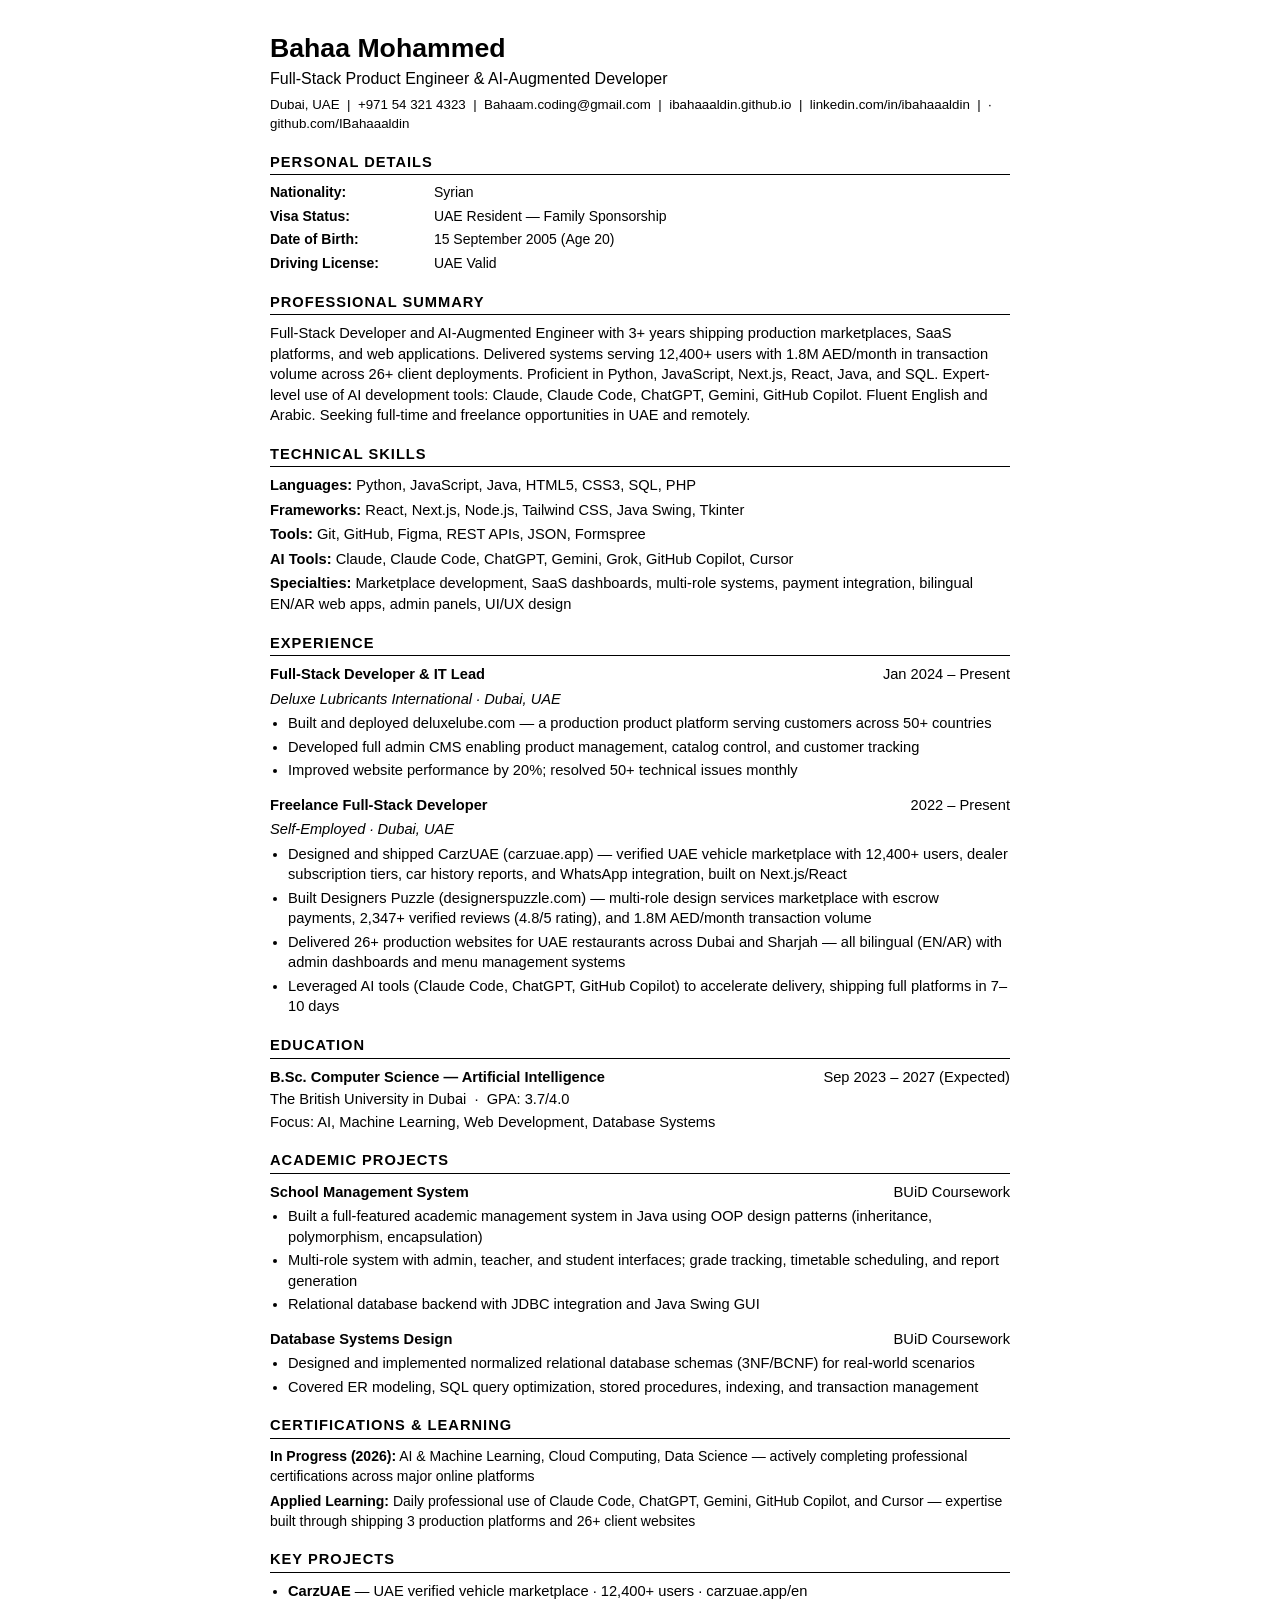
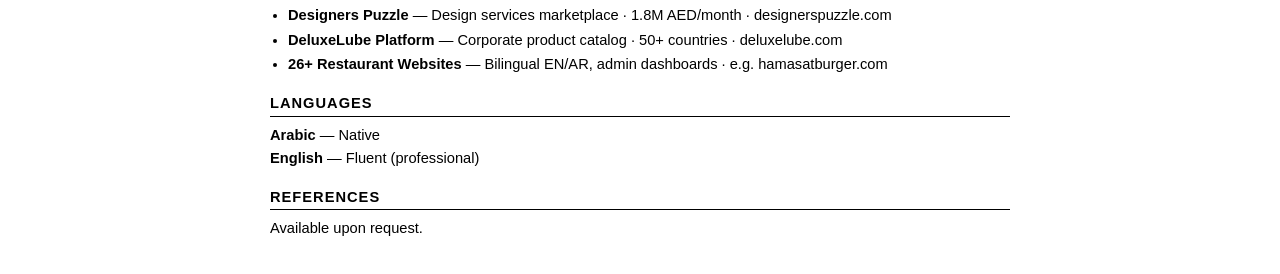
<file: cv/cv-ats.html>
<!DOCTYPE html>
<html lang="en">
<head>
  <meta charset="UTF-8">
  <meta name="viewport" content="width=device-width, initial-scale=1.0">
  <title>Bahaa Mohammed - CV (ATS)</title>
  <style>
    * {
      box-sizing: border-box;
      margin: 0;
      padding: 0;
    }

    body {
      font-family: Arial, Helvetica, sans-serif;
      font-size: 11pt;
      color: #000;
      max-width: 820px;
      margin: auto;
      padding: 32px 40px;
      line-height: 1.4;
    }

    a {
      color: #000;
      text-decoration: none;
    }

    /* Header */
    .header h1,
    .header-name {
      font-size: 20pt;
      font-weight: bold;
      margin-bottom: 4px;
      font-family: Arial, Helvetica, sans-serif;
      line-height: 1.2;
      letter-spacing: normal;
      text-transform: none;
      border: none;
      padding: 0;
    }

    .header-title {
      font-size: 12pt;
      margin-bottom: 6px;
    }

    .header-contact {
      font-size: 10pt;
      margin-bottom: 4px;
    }

    /* Section headings */
    h2 {
      font-family: Arial, Helvetica, sans-serif;
      font-size: 11pt;
      font-weight: bold;
      text-transform: uppercase;
      letter-spacing: 1px;
      border-bottom: 1.5px solid #000;
      margin-top: 18px;
      margin-bottom: 8px;
      padding-bottom: 2px;
      page-break-after: avoid;
    }

    /* Job entries */
    .job {
      margin-bottom: 14px;
      page-break-inside: avoid;
    }

    .job-header {
      display: flex;
      justify-content: space-between;
      font-weight: bold;
      margin-bottom: 4px;
    }

    .job-header .job-title {
      font-weight: bold;
    }

    .job-header .job-date {
      font-weight: normal;
      white-space: nowrap;
      margin-left: 16px;
    }

    .job-company {
      font-style: italic;
      margin-bottom: 4px;
    }

    /* Education */
    .edu-entry {
      margin-bottom: 10px;
      page-break-inside: avoid;
    }

    .edu-header {
      display: flex;
      justify-content: space-between;
      font-weight: bold;
      margin-bottom: 2px;
    }

    .edu-header .edu-degree {
      font-weight: bold;
    }

    .edu-header .edu-date {
      font-weight: normal;
      white-space: nowrap;
      margin-left: 16px;
    }

    .edu-institution {
      margin-bottom: 2px;
    }

    /* Lists */
    ul {
      padding-left: 18px;
      margin-top: 4px;
    }

    ul li {
      margin-bottom: 3px;
    }

    /* Skills table-style list */
    .skills-list {
      list-style: none;
      padding-left: 0;
    }

    .skills-list li {
      margin-bottom: 4px;
    }

    .skills-list li strong {
      display: inline;
    }

    /* Projects */
    .project-entry {
      margin-bottom: 4px;
    }

    /* Languages */
    .lang-item {
      margin-bottom: 3px;
    }

    /* Personal Details */
    .details-grid { display: block; }
    .detail-row { font-size: 10.5pt; margin-bottom: 4px; }
    .detail-row strong { display: inline-block; min-width: 160px; }

    /* Certifications */
    .project-item { margin-bottom: 6px; font-size: 10.5pt; }

    @media print {
      @page {
        size: A4;
        margin: 1.2cm 1.5cm;
      }

      body {
        max-width: 100%;
        padding: 18px 24px;
        font-size: 10.5pt;
      }

      h2 {
        page-break-after: avoid;
      }

      .job {
        page-break-inside: avoid;
      }

      .edu-entry {
        page-break-inside: avoid;
      }

      a {
        color: #000;
        text-decoration: none;
      }
    }
  </style>
</head>
<body>

  <!-- ===== HEADER ===== -->
  <h1 class="header-name">Bahaa Mohammed</h1>
  <div class="header-title">Full-Stack Product Engineer &amp; AI-Augmented Developer</div>
  <div class="header-contact">
    Dubai, UAE &nbsp;|&nbsp;
    +971 54 321 4323 &nbsp;|&nbsp;
    <a href="mailto:Bahaam.coding@gmail.com">Bahaam.coding@gmail.com</a> &nbsp;|&nbsp;
    <a href="https://ibahaaaldin.github.io">ibahaaaldin.github.io</a> &nbsp;|&nbsp;
    <a href="https://linkedin.com/in/ibahaaaldin">linkedin.com/in/ibahaaaldin</a> &nbsp;|&nbsp;
    <span>·</span> <a href="https://github.com/IBahaaaldin">github.com/IBahaaaldin</a>
  </div>

  <!-- PERSONAL DETAILS -->
  <h2>Personal Details</h2>
  <div class="details-grid">
    <div class="detail-row"><strong>Nationality:</strong> Syrian</div>
    <div class="detail-row"><strong>Visa Status:</strong> UAE Resident — Family Sponsorship</div>
    <div class="detail-row"><strong>Date of Birth:</strong> 15 September 2005 (Age 20)</div>
    <div class="detail-row"><strong>Driving License:</strong> UAE Valid</div>
  </div>

  <!-- ===== PROFESSIONAL SUMMARY ===== -->
  <h2>Professional Summary</h2>
  <p>
    Full-Stack Developer and AI-Augmented Engineer with 3+ years shipping production marketplaces, SaaS platforms, and web applications. Delivered systems serving 12,400+ users with 1.8M AED/month in transaction volume across 26+ client deployments. Proficient in Python, JavaScript, Next.js, React, Java, and SQL. Expert-level use of AI development tools: Claude, Claude Code, ChatGPT, Gemini, GitHub Copilot. Fluent English and Arabic. Seeking full-time and freelance opportunities in UAE and remotely.
  </p>

  <!-- ===== TECHNICAL SKILLS ===== -->
  <h2>Technical Skills</h2>
  <ul class="skills-list">
    <li><strong>Languages:</strong> Python, JavaScript, Java, HTML5, CSS3, SQL, PHP</li>
    <li><strong>Frameworks:</strong> React, Next.js, Node.js, Tailwind CSS, Java Swing, Tkinter</li>
    <li><strong>Tools:</strong> Git, GitHub, Figma, REST APIs, JSON, Formspree</li>
    <li><strong>AI Tools:</strong> Claude, Claude Code, ChatGPT, Gemini, Grok, GitHub Copilot, Cursor</li>
    <li><strong>Specialties:</strong> Marketplace development, SaaS dashboards, multi-role systems, payment integration, bilingual EN/AR web apps, admin panels, UI/UX design</li>
  </ul>

  <!-- ===== EXPERIENCE ===== -->
  <h2>Experience</h2>

  <div class="job">
    <div class="job-header">
      <span class="job-title">Full-Stack Developer &amp; IT Lead</span>
      <span class="job-date">Jan 2024 – Present</span>
    </div>
    <div class="job-company">Deluxe Lubricants International · Dubai, UAE</div>
    <ul>
      <li>Built and deployed <a href="https://deluxelube.com">deluxelube.com</a> — a production product platform serving customers across 50+ countries</li>
      <li>Developed full admin CMS enabling product management, catalog control, and customer tracking</li>
      <li>Improved website performance by 20%; resolved 50+ technical issues monthly</li>
    </ul>
  </div>

  <div class="job">
    <div class="job-header">
      <span class="job-title">Freelance Full-Stack Developer</span>
      <span class="job-date">2022 – Present</span>
    </div>
    <div class="job-company">Self-Employed · Dubai, UAE</div>
    <ul>
      <li>Designed and shipped CarzUAE (<a href="https://carzuae.app/en">carzuae.app</a>) — verified UAE vehicle marketplace with 12,400+ users, dealer subscription tiers, car history reports, and WhatsApp integration, built on Next.js/React</li>
      <li>Built Designers Puzzle (<a href="https://designerspuzzle.com">designerspuzzle.com</a>) — multi-role design services marketplace with escrow payments, 2,347+ verified reviews (4.8/5 rating), and 1.8M AED/month transaction volume</li>
      <li>Delivered 26+ production websites for UAE restaurants across Dubai and Sharjah — all bilingual (EN/AR) with admin dashboards and menu management systems</li>
      <li>Leveraged AI tools (Claude Code, ChatGPT, GitHub Copilot) to accelerate delivery, shipping full platforms in 7–10 days</li>
    </ul>
  </div>

  <!-- ===== EDUCATION ===== -->
  <h2>Education</h2>

  <div class="edu-entry">
    <div class="edu-header">
      <span class="edu-degree">B.Sc. Computer Science — Artificial Intelligence</span>
      <span class="edu-date">Sep 2023 – 2027 (Expected)</span>
    </div>
    <div class="edu-institution">The British University in Dubai &nbsp;·&nbsp; GPA: 3.7/4.0</div>
    <div>Focus: AI, Machine Learning, Web Development, Database Systems</div>
  </div>

  <!-- ACADEMIC PROJECTS -->
  <h2>Academic Projects</h2>
  <div class="job">
    <div class="job-header">
      <span class="job-title">School Management System</span>
      <span class="job-date">BUiD Coursework</span>
    </div>
    <ul>
      <li>Built a full-featured academic management system in Java using OOP design patterns (inheritance, polymorphism, encapsulation)</li>
      <li>Multi-role system with admin, teacher, and student interfaces; grade tracking, timetable scheduling, and report generation</li>
      <li>Relational database backend with JDBC integration and Java Swing GUI</li>
    </ul>
  </div>
  <div class="job">
    <div class="job-header">
      <span class="job-title">Database Systems Design</span>
      <span class="job-date">BUiD Coursework</span>
    </div>
    <ul>
      <li>Designed and implemented normalized relational database schemas (3NF/BCNF) for real-world scenarios</li>
      <li>Covered ER modeling, SQL query optimization, stored procedures, indexing, and transaction management</li>
    </ul>
  </div>

  <!-- CERTIFICATIONS & LEARNING -->
  <h2>Certifications &amp; Learning</h2>
  <div class="project-item"><strong>In Progress (2026):</strong> AI &amp; Machine Learning, Cloud Computing, Data Science — actively completing professional certifications across major online platforms</div>
  <div class="project-item"><strong>Applied Learning:</strong> Daily professional use of Claude Code, ChatGPT, Gemini, GitHub Copilot, and Cursor — expertise built through shipping 3 production platforms and 26+ client websites</div>

  <!-- ===== KEY PROJECTS ===== -->
  <h2>Key Projects</h2>
  <ul>
    <li class="project-entry"><strong>CarzUAE</strong> — UAE verified vehicle marketplace · 12,400+ users · <a href="https://carzuae.app/en">carzuae.app/en</a></li>
    <li class="project-entry"><strong>Designers Puzzle</strong> — Design services marketplace · 1.8M AED/month · <a href="https://designerspuzzle.com">designerspuzzle.com</a></li>
    <li class="project-entry"><strong>DeluxeLube Platform</strong> — Corporate product catalog · 50+ countries · <a href="https://deluxelube.com">deluxelube.com</a></li>
    <li class="project-entry"><strong>26+ Restaurant Websites</strong> — Bilingual EN/AR, admin dashboards · e.g. <a href="https://hamasatburger.com">hamasatburger.com</a></li>
  </ul>

  <!-- ===== LANGUAGES ===== -->
  <h2>Languages</h2>
  <div class="lang-item"><strong>Arabic</strong> — Native</div>
  <div class="lang-item"><strong>English</strong> — Fluent (professional)</div>

  <!-- REFERENCES -->
  <h2>References</h2>
  <div class="lang-item">Available upon request.</div>

</body>
</html>
</file>
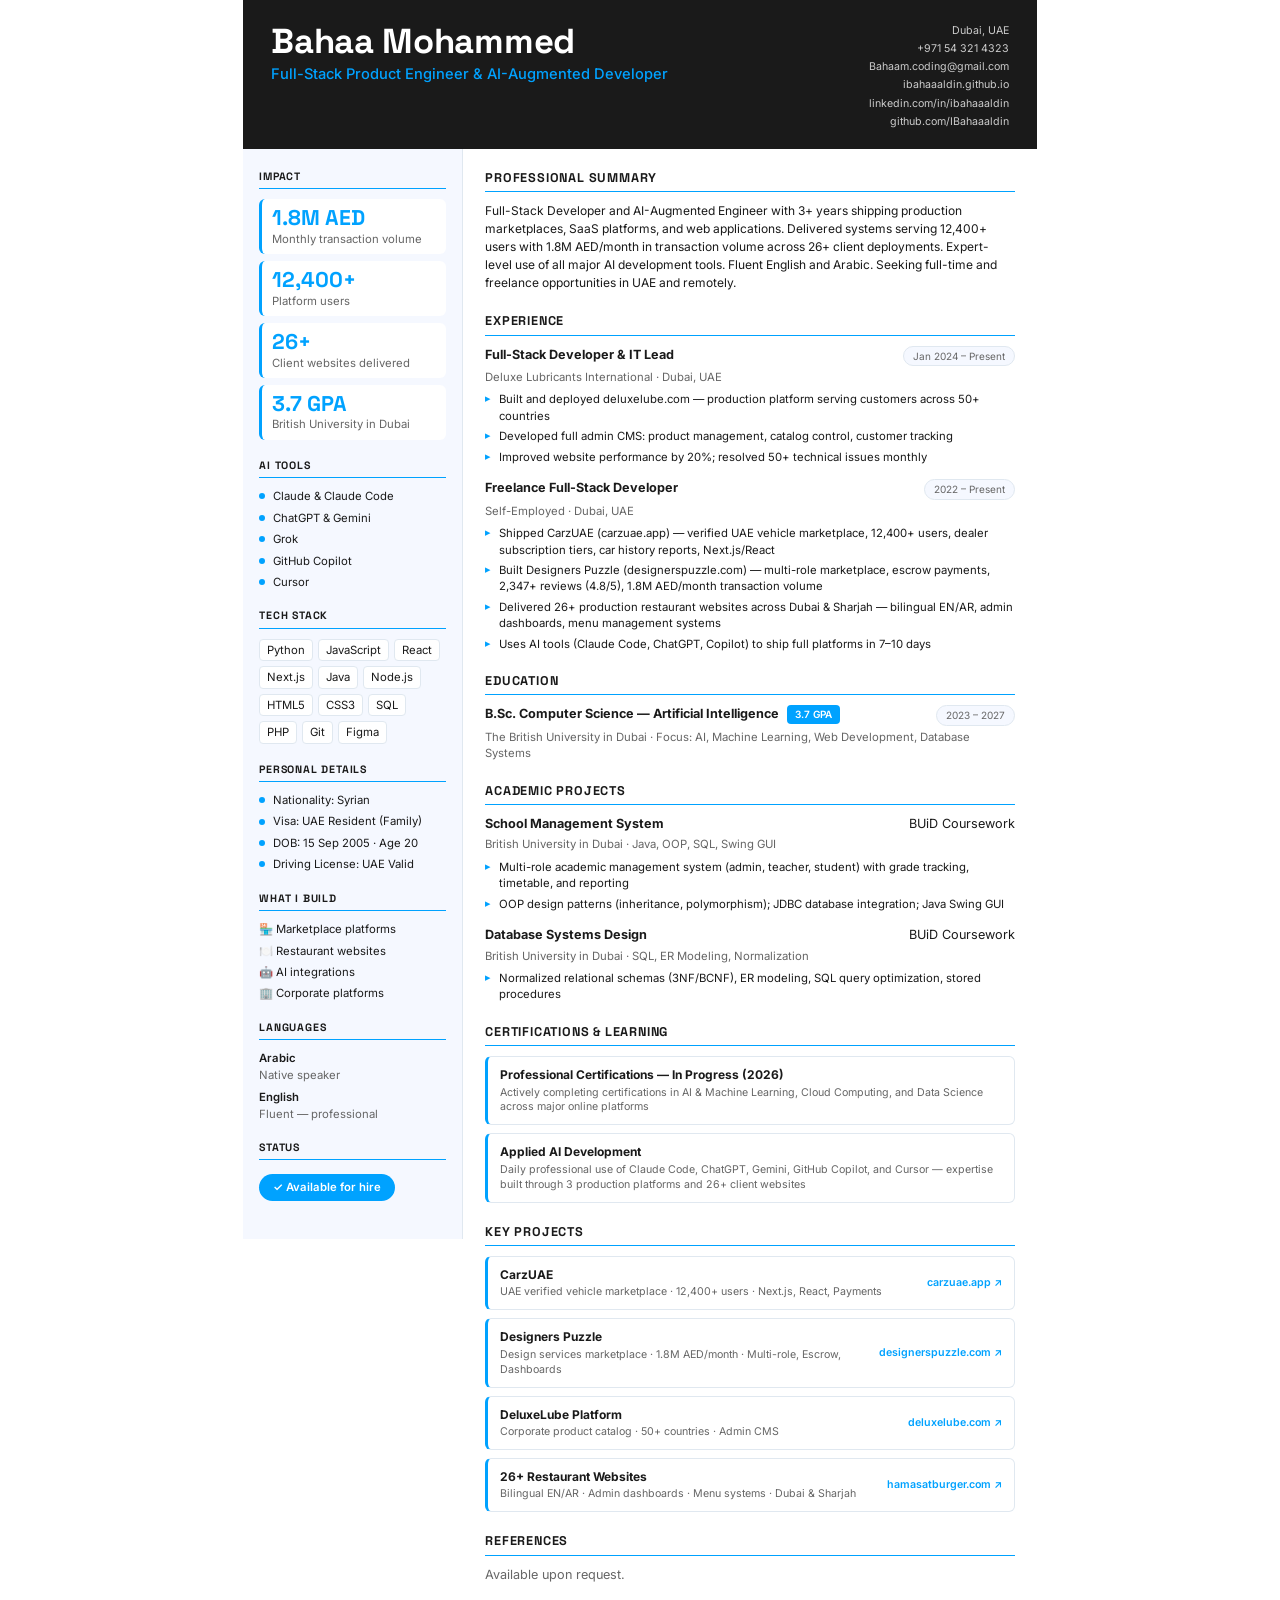
<file: cv/cv-designed.html>
<!DOCTYPE html>
<html lang="en">
<head>
  <meta charset="UTF-8" />
  <meta name="viewport" content="width=device-width, initial-scale=1.0" />
  <title>Bahaa Mohammed — CV</title>
  <link rel="preconnect" href="https://fonts.googleapis.com" />
  <link rel="preconnect" href="https://fonts.gstatic.com" crossorigin />
  <link href="https://fonts.googleapis.com/css2?family=Space+Grotesk:wght@700&family=Inter:wght@400;500;600&display=swap" rel="stylesheet" />
  <style>
    /* ── CSS Variables ── */
    :root {
      --brand:         #00a2ff;
      --text:          #1a1a1a;
      --muted:         #666;
      --light:         #f5f8ff;
      --border:        #e0e8f0;
      --white:         #ffffff;
      --contact-muted: #ccc;
    }

    /* ── Reset ── */
    *, *::before, *::after { box-sizing: border-box; margin: 0; padding: 0; }

    body {
      font-family: 'Inter', Arial, sans-serif;
      font-size: 9.5pt;
      color: var(--text);
      background: var(--white);
      line-height: 1.45;
    }

    /* ── Outer wrapper ── */
    .cv-wrapper {
      max-width: 210mm;
      margin: 0 auto;
      display: grid;
      grid-template-rows: auto 1fr;
      min-height: 297mm;
    }

    /* ════════════════════════
       HEADER
    ════════════════════════ */
    .cv-header {
      grid-column: 1 / -1;
      background: var(--text);
      color: var(--white);
      padding: 22px 28px 18px;
      display: flex;
      align-items: flex-start;
      justify-content: space-between;
      gap: 16px;
    }

    .cv-header h1 {
      font-family: 'Space Grotesk', Arial, sans-serif;
      font-size: 26pt;
      font-weight: 700;
      color: var(--white);
      line-height: 1.1;
      letter-spacing: -0.3px;
    }

    .header-title {
      font-size: 11pt;
      color: var(--brand);
      font-weight: 500;
      margin-top: 4px;
      font-family: 'Inter', Arial, sans-serif;
    }

    .header-contact {
      text-align: right;
      font-size: 8pt;
      color: var(--contact-muted);
      line-height: 1.7;
      flex-shrink: 0;
    }

    .header-contact a {
      color: var(--contact-muted);
      text-decoration: none;
    }

    .header-contact a:hover {
      color: var(--brand);
    }

    /* ── Body grid (sidebar + main) ── */
    .cv-body {
      display: grid;
      grid-template-columns: 220px 1fr;
      align-items: start;
    }

    /* ════════════════════════
       SIDEBAR
    ════════════════════════ */
    .sidebar {
      background: var(--light);
      padding: 20px 16px;
      border-right: 1px solid var(--border);
    }

    .sidebar h2 {
      font-family: 'Space Grotesk', Arial, sans-serif;
      font-size: 8pt;
      font-weight: 700;
      text-transform: uppercase;
      letter-spacing: 0.8px;
      color: var(--text);
      border-bottom: 1.5px solid var(--brand);
      padding-bottom: 4px;
      margin-bottom: 10px;
    }

    .sidebar-section {
      margin-bottom: 18px;
    }

    /* Metric cards */
    .metric-cards {
      display: flex;
      flex-direction: column;
      gap: 7px;
    }

    .metric-card {
      background: var(--white);
      border-left: 3px solid var(--brand);
      border-radius: 6px;
      padding: 7px 10px;
    }

    .metric-number {
      font-family: 'Space Grotesk', Arial, sans-serif;
      font-size: 16pt;
      font-weight: 700;
      color: var(--brand);
      line-height: 1.1;
    }

    .metric-label {
      font-size: 8.5pt;
      color: var(--muted);
      margin-top: 1px;
    }

    /* AI Tools list */
    .ai-tools-list {
      list-style: none;
      padding: 0;
      display: flex;
      flex-direction: column;
      gap: 5px;
    }

    .ai-tools-list li {
      font-size: 8.5pt;
      color: var(--text);
      padding-left: 14px;
      position: relative;
    }

    .ai-tools-list li::before {
      content: '';
      position: absolute;
      left: 0;
      top: 50%;
      transform: translateY(-50%);
      width: 6px;
      height: 6px;
      background: var(--brand);
      border-radius: 50%;
    }

    /* Personal Details items */
    .ai-tool {
      font-size: 8.5pt;
      color: var(--text);
      padding-left: 14px;
      position: relative;
      margin-bottom: 5px;
    }
    .ai-dot {
      position: absolute;
      left: 0;
      top: 50%;
      transform: translateY(-50%);
      width: 6px;
      height: 6px;
      background: var(--brand);
      border-radius: 50%;
      display: inline-block;
    }

    /* Skill tags */
    .skill-tags {
      display: flex;
      flex-wrap: wrap;
      gap: 5px;
    }

    .skill-tag {
      background: var(--white);
      border: 1px solid var(--border);
      border-radius: 4px;
      font-size: 8.5pt;
      padding: 2px 7px;
      color: var(--text);
      font-family: 'Inter', Arial, sans-serif;
    }

    /* What I Build */
    .build-list {
      list-style: none;
      padding: 0;
      display: flex;
      flex-direction: column;
      gap: 5px;
    }

    .build-list li {
      font-size: 8.5pt;
      color: var(--text);
    }

    /* Languages */
    .lang-list {
      list-style: none;
      padding: 0;
      display: flex;
      flex-direction: column;
      gap: 6px;
    }

    .lang-item {
      font-size: 8.5pt;
    }

    .lang-name {
      font-weight: 600;
      color: var(--text);
    }

    .lang-level {
      color: var(--muted);
    }

    /* Available badge */
    .available-badge {
      display: inline-block;
      background: var(--brand);
      color: var(--white);
      font-size: 8.5pt;
      font-weight: 600;
      padding: 5px 14px;
      border-radius: 20px;
      margin-top: 4px;
      font-family: 'Inter', Arial, sans-serif;
    }

    /* ════════════════════════
       MAIN
    ════════════════════════ */
    .main {
      padding: 20px 22px;
    }

    .main-section {
      margin-bottom: 20px;
    }

    .main h2 {
      font-family: 'Space Grotesk', Arial, sans-serif;
      font-size: 9.5pt;
      font-weight: 700;
      text-transform: uppercase;
      letter-spacing: 0.8px;
      color: var(--text);
      border-bottom: 1.5px solid var(--brand);
      padding-bottom: 4px;
      margin-bottom: 10px;
    }

    /* Summary */
    .summary-text {
      font-size: 9pt;
      color: var(--text);
      line-height: 1.5;
    }

    /* Jobs */
    .job {
      margin-bottom: 14px;
    }

    .job-header {
      display: flex;
      align-items: flex-start;
      justify-content: space-between;
      gap: 8px;
      margin-bottom: 3px;
    }

    .job-title {
      font-size: 9.5pt;
      font-weight: 700;
      color: var(--text);
      font-family: 'Inter', Arial, sans-serif;
    }

    .date-badge {
      background: var(--light);
      border: 1px solid var(--border);
      border-radius: 12px;
      font-size: 7.5pt;
      padding: 2px 9px;
      color: var(--muted);
      white-space: nowrap;
      flex-shrink: 0;
      font-family: 'Inter', Arial, sans-serif;
    }

    .job-company {
      font-size: 8.5pt;
      color: var(--muted);
      margin-bottom: 6px;
    }

    .job ul {
      list-style: none;
      padding: 0;
      display: flex;
      flex-direction: column;
      gap: 4px;
    }

    .job ul li {
      font-size: 8.5pt;
      color: var(--text);
      padding-left: 14px;
      position: relative;
      line-height: 1.45;
    }

    .job ul li::before {
      content: '▸';
      position: absolute;
      left: 0;
      color: var(--brand);
      font-size: 8pt;
      top: 0;
    }

    /* Education */
    .edu-header {
      display: flex;
      align-items: flex-start;
      justify-content: space-between;
      gap: 8px;
      margin-bottom: 3px;
    }

    .edu-degree {
      font-size: 9.5pt;
      font-weight: 700;
      color: var(--text);
      font-family: 'Inter', Arial, sans-serif;
      display: flex;
      align-items: center;
      gap: 8px;
      flex-wrap: wrap;
    }

    .gpa-badge {
      background: var(--brand);
      color: var(--white);
      font-size: 7.5pt;
      font-weight: 600;
      padding: 2px 8px;
      border-radius: 4px;
    }

    .edu-detail {
      font-size: 8.5pt;
      color: var(--muted);
      margin-top: 3px;
    }

    /* Project cards */
    .project-cards {
      display: flex;
      flex-direction: column;
      gap: 8px;
    }

    .project-card {
      border: 1px solid var(--border);
      border-left: 3px solid var(--brand);
      border-radius: 6px;
      padding: 9px 12px;
      display: flex;
      align-items: center;
      justify-content: space-between;
      gap: 12px;
    }

    .project-info {
      flex: 1;
      min-width: 0;
    }

    .project-name {
      font-size: 9pt;
      font-weight: 700;
      color: var(--text);
      font-family: 'Inter', Arial, sans-serif;
    }

    .project-desc {
      font-size: 8pt;
      color: var(--muted);
      margin-top: 2px;
      line-height: 1.4;
    }

    .project-link {
      font-size: 8pt;
      color: var(--brand);
      text-decoration: none;
      font-weight: 600;
      white-space: nowrap;
      flex-shrink: 0;
    }

    .project-link:hover {
      text-decoration: underline;
    }

    /* ════════════════════════
       PRINT
    ════════════════════════ */
    @media print {
      * {
        -webkit-print-color-adjust: exact;
        print-color-adjust: exact;
      }
      body { font-size: 9.5pt; }
      @page { margin: 0.8cm 1cm; size: A4; }
      .cv-header { padding: 18px 24px 16px; }
      .cv-header h1 { font-size: 22pt; }
      .main, .sidebar { padding: 16px 18px; }
      .job { margin-bottom: 12px; }
      .sidebar { overflow: hidden; }
    }
  </style>
</head>
<body>
  <div class="cv-wrapper">

    <!-- ══════════════ HEADER ══════════════ -->
    <header class="cv-header">
      <div class="header-left">
        <h1>Bahaa Mohammed</h1>
        <p class="header-title">Full-Stack Product Engineer &amp; AI-Augmented Developer</p>
      </div>
      <div class="header-contact">
        Dubai, UAE<br />
        +971 54 321 4323<br />
        <a href="mailto:Bahaam.coding@gmail.com">Bahaam.coding@gmail.com</a><br />
        <a href="https://ibahaaaldin.github.io" target="_blank" rel="noopener">ibahaaaldin.github.io</a><br />
        <a href="https://linkedin.com/in/ibahaaaldin" target="_blank" rel="noopener">linkedin.com/in/ibahaaaldin</a><br>
        <a href="https://github.com/IBahaaaldin">github.com/IBahaaaldin</a><br>
      </div>
    </header>

    <!-- ══════════════ BODY (sidebar + main) ══════════════ -->
    <div class="cv-body">

      <!-- ── SIDEBAR ── -->
      <aside class="sidebar">

        <!-- Impact Metrics -->
        <div class="sidebar-section">
          <h2>Impact</h2>
          <div class="metric-cards">
            <div class="metric-card">
              <div class="metric-number">1.8M AED</div>
              <div class="metric-label">Monthly transaction volume</div>
            </div>
            <div class="metric-card">
              <div class="metric-number">12,400+</div>
              <div class="metric-label">Platform users</div>
            </div>
            <div class="metric-card">
              <div class="metric-number">26+</div>
              <div class="metric-label">Client websites delivered</div>
            </div>
            <div class="metric-card">
              <div class="metric-number">3.7 GPA</div>
              <div class="metric-label">British University in Dubai</div>
            </div>
          </div>
        </div>

        <!-- AI Tools -->
        <div class="sidebar-section">
          <h2>AI Tools</h2>
          <ul class="ai-tools-list">
            <li>Claude &amp; Claude Code</li>
            <li>ChatGPT &amp; Gemini</li>
            <li>Grok</li>
            <li>GitHub Copilot</li>
            <li>Cursor</li>
          </ul>
        </div>

        <!-- Tech Stack -->
        <div class="sidebar-section">
          <h2>Tech Stack</h2>
          <div class="skill-tags">
            <span class="skill-tag">Python</span>
            <span class="skill-tag">JavaScript</span>
            <span class="skill-tag">React</span>
            <span class="skill-tag">Next.js</span>
            <span class="skill-tag">Java</span>
            <span class="skill-tag">Node.js</span>
            <span class="skill-tag">HTML5</span>
            <span class="skill-tag">CSS3</span>
            <span class="skill-tag">SQL</span>
            <span class="skill-tag">PHP</span>
            <span class="skill-tag">Git</span>
            <span class="skill-tag">Figma</span>
          </div>
        </div>

        <!-- Personal Details -->
        <div class="sidebar-section">
          <h2>Personal Details</h2>
          <div class="ai-tool"><span class="ai-dot"></span>Nationality: Syrian</div>
          <div class="ai-tool"><span class="ai-dot"></span>Visa: UAE Resident (Family)</div>
          <div class="ai-tool"><span class="ai-dot"></span>DOB: 15 Sep 2005 · Age 20</div>
          <div class="ai-tool"><span class="ai-dot"></span>Driving License: UAE Valid</div>
        </div>

        <!-- What I Build -->
        <div class="sidebar-section">
          <h2>What I Build</h2>
          <ul class="build-list">
            <li>🏪 Marketplace platforms</li>
            <li>🍽️ Restaurant websites</li>
            <li>🤖 AI integrations</li>
            <li>🏢 Corporate platforms</li>
          </ul>
        </div>

        <!-- Languages -->
        <div class="sidebar-section">
          <h2>Languages</h2>
          <ul class="lang-list">
            <li class="lang-item">
              <span class="lang-name">Arabic</span><br />
              <span class="lang-level">Native speaker</span>
            </li>
            <li class="lang-item">
              <span class="lang-name">English</span><br />
              <span class="lang-level">Fluent — professional</span>
            </li>
          </ul>
        </div>

        <!-- Status -->
        <div class="sidebar-section">
          <h2>Status</h2>
          <span class="available-badge">&#10003; Available for hire</span>
        </div>

      </aside>

      <!-- ── MAIN CONTENT ── -->
      <main class="main">

        <!-- Professional Summary -->
        <div class="main-section">
          <h2>Professional Summary</h2>
          <p class="summary-text">
            Full-Stack Developer and AI-Augmented Engineer with 3+ years shipping production marketplaces, SaaS platforms, and web applications. Delivered systems serving 12,400+ users with 1.8M AED/month in transaction volume across 26+ client deployments. Expert-level use of all major AI development tools. Fluent English and Arabic. Seeking full-time and freelance opportunities in UAE and remotely.
          </p>
        </div>

        <!-- Experience -->
        <div class="main-section">
          <h2>Experience</h2>

          <!-- Job 1 -->
          <div class="job">
            <div class="job-header">
              <span class="job-title">Full-Stack Developer &amp; IT Lead</span>
              <span class="date-badge">Jan 2024 – Present</span>
            </div>
            <div class="job-company">Deluxe Lubricants International · Dubai, UAE</div>
            <ul>
              <li>Built and deployed deluxelube.com — production platform serving customers across 50+ countries</li>
              <li>Developed full admin CMS: product management, catalog control, customer tracking</li>
              <li>Improved website performance by 20%; resolved 50+ technical issues monthly</li>
            </ul>
          </div>

          <!-- Job 2 -->
          <div class="job">
            <div class="job-header">
              <span class="job-title">Freelance Full-Stack Developer</span>
              <span class="date-badge">2022 – Present</span>
            </div>
            <div class="job-company">Self-Employed · Dubai, UAE</div>
            <ul>
              <li>Shipped CarzUAE (carzuae.app) — verified UAE vehicle marketplace, 12,400+ users, dealer subscription tiers, car history reports, Next.js/React</li>
              <li>Built Designers Puzzle (designerspuzzle.com) — multi-role marketplace, escrow payments, 2,347+ reviews (4.8/5), 1.8M AED/month transaction volume</li>
              <li>Delivered 26+ production restaurant websites across Dubai &amp; Sharjah — bilingual EN/AR, admin dashboards, menu management systems</li>
              <li>Uses AI tools (Claude Code, ChatGPT, Copilot) to ship full platforms in 7–10 days</li>
            </ul>
          </div>
        </div>

        <!-- Education -->
        <div class="main-section">
          <h2>Education</h2>
          <div class="edu-header">
            <div class="edu-degree">
              B.Sc. Computer Science — Artificial Intelligence
              <span class="gpa-badge">3.7 GPA</span>
            </div>
            <span class="date-badge">2023 – 2027</span>
          </div>
          <div class="edu-detail">The British University in Dubai · Focus: AI, Machine Learning, Web Development, Database Systems</div>
        </div>

        <!-- Academic Projects -->
        <div class="main-section">
          <h2>Academic Projects</h2>
          <div class="job">
            <div class="job-header">
              <span class="job-title">School Management System</span>
              <span class="job-date">BUiD Coursework</span>
            </div>
            <div class="job-company">British University in Dubai · Java, OOP, SQL, Swing GUI</div>
            <ul>
              <li>Multi-role academic management system (admin, teacher, student) with grade tracking, timetable, and reporting</li>
              <li>OOP design patterns (inheritance, polymorphism); JDBC database integration; Java Swing GUI</li>
            </ul>
          </div>
          <div class="job">
            <div class="job-header">
              <span class="job-title">Database Systems Design</span>
              <span class="job-date">BUiD Coursework</span>
            </div>
            <div class="job-company">British University in Dubai · SQL, ER Modeling, Normalization</div>
            <ul>
              <li>Normalized relational schemas (3NF/BCNF), ER modeling, SQL query optimization, stored procedures</li>
            </ul>
          </div>
        </div>

        <!-- Certifications & Learning -->
        <div class="main-section">
          <h2>Certifications &amp; Learning</h2>
          <div class="project-card" style="display:block;margin-bottom:8px;">
            <div class="project-name">Professional Certifications — In Progress (2026)</div>
            <div class="project-desc">Actively completing certifications in AI &amp; Machine Learning, Cloud Computing, and Data Science across major online platforms</div>
          </div>
          <div class="project-card" style="display:block;">
            <div class="project-name">Applied AI Development</div>
            <div class="project-desc">Daily professional use of Claude Code, ChatGPT, Gemini, GitHub Copilot, and Cursor — expertise built through 3 production platforms and 26+ client websites</div>
          </div>
        </div>

        <!-- Key Projects -->
        <div class="main-section">
          <h2>Key Projects</h2>
          <div class="project-cards">

            <div class="project-card">
              <div class="project-info">
                <div class="project-name">CarzUAE</div>
                <div class="project-desc">UAE verified vehicle marketplace · 12,400+ users · Next.js, React, Payments</div>
              </div>
              <a class="project-link" href="https://carzuae.app" target="_blank" rel="noopener">carzuae.app ↗</a>
            </div>

            <div class="project-card">
              <div class="project-info">
                <div class="project-name">Designers Puzzle</div>
                <div class="project-desc">Design services marketplace · 1.8M AED/month · Multi-role, Escrow, Dashboards</div>
              </div>
              <a class="project-link" href="https://designerspuzzle.com" target="_blank" rel="noopener">designerspuzzle.com ↗</a>
            </div>

            <div class="project-card">
              <div class="project-info">
                <div class="project-name">DeluxeLube Platform</div>
                <div class="project-desc">Corporate product catalog · 50+ countries · Admin CMS</div>
              </div>
              <a class="project-link" href="https://deluxelube.com" target="_blank" rel="noopener">deluxelube.com ↗</a>
            </div>

            <div class="project-card">
              <div class="project-info">
                <div class="project-name">26+ Restaurant Websites</div>
                <div class="project-desc">Bilingual EN/AR · Admin dashboards · Menu systems · Dubai &amp; Sharjah</div>
              </div>
              <a class="project-link" href="https://hamasatburger.com" target="_blank" rel="noopener">hamasatburger.com ↗</a>
            </div>

          </div>
        </div>

        <!-- References -->
        <h2>References</h2>
        <p style="font-size:9.5pt;color:var(--muted);">Available upon request.</p>

      </main>
    </div><!-- /.cv-body -->
  </div><!-- /.cv-wrapper -->
</body>
</html>
</file>
<file: docs/css/Styles.css>
/* ========================================
   Theme Variables & Base Styles
======================================== */

:root {
  /* Light Theme */
  --primary: #00a2ff;
  --primary-light: #6fa8dc;
  --secondary: #000000;
  --accent: #00a2ff;
  --text: #1a1a1a;
  --text-light: #666666;
  --bg: #ffffff;
  --nav-bg: rgba(255, 255, 255, 0.95);
  --card-bg: rgba(255, 255, 255, 0.85);
  --shadow: 0 10px 25px -5px rgba(0, 0, 0, 0.1);
  --transition: all 0.4s cubic-bezier(0.175, 0.885, 0.32, 1.275);
}

[data-theme="dark"] {
  /* Dark Theme */
  --primary: #00a2ff;
  --primary-light: #33bfff;
  --secondary: #ffffff;
  --accent: #00a2ff;
  --text: #e0e0e0;
  --text-light: #aaaaaa;
  --bg: #121212;
  --nav-bg: rgba(18, 18, 18, 0.95);
  --card-bg: rgba(30, 30, 30, 0.85);
  --shadow: 0 10px 25px -5px rgba(0, 0, 0, 0.6);
}

* {
  margin: 0;
  padding: 0;
  box-sizing: border-box;
}

body {
  font-family: "Inter", sans-serif;
  background-color: var(--bg);
  color: var(--text);
  line-height: 1.6;
  overflow-x: hidden;
  transition: background-color 0.5s ease;
  perspective: 1000px;
}

/* ========================================
          Background Theme
======================================== */

/* Animated background elements */
.bg-animation {
  position: fixed;
  top: 0;
  left: 0;
  width: 100%;
  height: 100%;
  z-index: -1;
  overflow: hidden;
}

.shape {
  position: absolute;
  border-radius: 50%;
  opacity: 0.1;
  filter: blur(40px);
  animation: float 15s infinite ease-in-out;
}

.shape-1 {
  width: 500px;
  height: 500px;
  background: var(--primary);
  top: -200px;
  left: -200px;
  animation-delay: 0s;
}

.shape-2 {
  width: 400px;
  height: 400px;
  background: var(--secondary);
  bottom: -150px;
  right: -100px;
  animation-delay: -5s;
}

.shape-3 {
  width: 300px;
  height: 300px;
  background: var(--accent);
  top: 50%;
  left: 70%;
  animation-delay: -10s;
}

@keyframes float {
  0%,
  100% {
    transform: translate(0, 0) rotate(0deg);
  }
  25% {
    transform: translate(-20px, 20px) rotate(5deg);
  }
  50% {
    transform: translate(10px, -15px) rotate(-5deg);
  }
  75% {
    transform: translate(15px, 10px) rotate(3deg);
  }
}

/* ========================================
          Navbar Section
======================================== */

nav {
  position: sticky;
  top: 0;
  left: 0;
  width: 100%;
  background-color: var(--nav-bg);
  backdrop-filter: blur(10px);
  z-index: 1000;
  box-shadow: var(--shadow);
  transform: translateZ(0);
  transition: var(--transition);
}

.nav-container {
  display: flex;
  justify-content: space-between;
  align-items: center;
  padding: 1.2rem 2rem;
  max-width: 1400px;
  margin: 0 auto;
}

.logo {
  font-family: "Space Grotesk", sans-serif;
  font-weight: 700;
  font-size: 1.8rem;
  color: var(--primary);
  text-decoration: none;
  position: relative;
  display: inline-block;
  transform-style: preserve-3d;
  transition: var(--transition);
}

.logo:hover {
  transform: rotateY(10deg) rotateX(5deg);
}

.logo::after {
  content: "";
  position: absolute;
  bottom: -5px;
  left: 0;
  width: 100%;
  height: 3px;
  background: linear-gradient(90deg, var(--primary), var(--secondary));
  transform: scaleX(0);
  transform-origin: right;
  transition: transform 0.4s ease;
}

.logo:hover::after {
  transform: scaleX(1);
  transform-origin: left;
}

.nav-menu {
  display: flex;
  align-items: center;
  gap: 2rem;
}

.nav-link {
  color: var(--text);
  text-decoration: none;
  font-weight: 500;
  position: relative;
  padding: 0.5rem 0;
  transition: var(--transition);
  transform: translateZ(0);
}

.nav-link::before {
  content: "";
  position: absolute;
  bottom: 0;
  left: 0;
  width: 100%;
  height: 2px;
  background: linear-gradient(90deg, var(--primary), var(--secondary));
  transform: scaleX(0);
  transform-origin: right;
  transition: transform 0.4s ease;
}

.nav-link:hover {
  color: var(--primary);
  transform: translateY(-2px);
}

.nav-link:hover::before {
  transform: scaleX(1);
  transform-origin: left;
}

.nav-actions {
  display: flex;
  align-items: center;
  gap: 1rem;
}

.theme-toggle {
  background: none;
  border: none;
  color: var(--text);
  cursor: pointer;
  font-size: 1.3rem;
  display: flex;
  align-items: center;
  justify-content: center;
  width: 40px;
  height: 40px;
  border-radius: 50%;
  background: var(--card-bg);
  transition: var(--transition);
  transform: translateZ(0);
}

.theme-toggle:hover {
  transform: rotate(15deg) scale(1.1);
  color: var(--accent);
}

.language-selector {
  position: relative;
}

.language-btn {
  background: var(--card-bg);
  border: none;
  border-radius: 20px;
  padding: 0.5rem 1rem;
  color: var(--text);
  cursor: pointer;
  display: flex;
  align-items: center;
  gap: 0.5rem;
  transition: var(--transition);
  transform: translateZ(0);
}

.language-btn:hover {
  transform: translateY(-2px);
  box-shadow: 0 5px 15px rgba(0, 0, 0, 0.1);
}

.language-options {
  position: absolute;
  top: 100%;
  right: 0;
  background-color: var(--card-bg);
  border-radius: 12px;
  padding: 0.5rem;
  margin-top: 0.5rem;
  display: none;
  flex-direction: column;
  min-width: 120px;
  box-shadow: var(--shadow);
  backdrop-filter: blur(10px);
  transform-style: preserve-3d;
  transform: rotateX(-5deg);
  transition: var(--transition);
}

.language-options.show {
  display: flex;
  animation: flipIn 0.4s forwards;
}

@keyframes flipIn {
  0% {
    opacity: 0;
    transform: rotateX(-45deg) translateY(10px);
  }
  100% {
    opacity: 1;
    transform: rotateX(0) translateY(0);
  }
}

.language-option {
  padding: 0.7rem 1rem;
  cursor: pointer;
  border-radius: 8px;
  transition: var(--transition);
}

.language-option:hover {
  background-color: var(--primary);
  color: white;
  transform: translateX(5px);
}

.hamburger {
  display: none;
  flex-direction: column;
  justify-content: space-between;
  width: 30px;
  height: 21px;
  cursor: pointer;
  background: none;
  border: none;
}

.hamburger span {
  height: 3px;
  width: 100%;
  background-color: var(--text);
  border-radius: 3px;
  transition: var(--transition);
  transform-origin: left;
}

.hamburger.active span:nth-child(1) {
  transform: rotate(45deg);
}

.hamburger.active span:nth-child(2) {
  opacity: 0;
}

.hamburger.active span:nth-child(3) {
  transform: rotate(-45deg);
}

/* ========================================
          Hero Section
======================================== */

.hero {
  min-height: 100vh;
  display: flex;
  align-items: center;
  position: relative;
  padding: 6rem 2rem 4rem;
  overflow: hidden;
}

.hero-content {
  max-width: 1400px;
  margin: 0 auto;
  width: 100%;
  display: grid;
  grid-template-columns: 1fr 1fr;
  gap: 4rem;
  align-items: center;
}

.hero-text {
  position: relative;
  z-index: 2;
}

.hero-greeting {
  color: var(--primary);
  font-weight: 500;
  margin-bottom: 0.8rem;
  font-size: 1.2rem;
  opacity: 0;
  animation: fadeUp 0.8s forwards 0.2s;
}

.hero-name {
  font-family: "Space Grotesk", sans-serif;
  font-size: 4rem;
  font-weight: 700;
  line-height: 1.1;
  margin-bottom: 1.5rem;
  background: linear-gradient(135deg, var(--primary) 0%, var(--secondary) 100%);
  background-clip: text;
  -webkit-text-fill-color: transparent;
  opacity: 0;
  transform: translateY(30px);
  animation: fadeUp 0.8s forwards 0.4s;
}

.hero-title {
  font-size: 1.8rem;
  font-weight: 600;
  color: var(--secondary);
  margin-bottom: 2rem;
  opacity: 0;
  transform: translateY(30px);
  animation: fadeUp 0.8s forwards 0.6s;
}

.hero-description {
  margin-bottom: 2.5rem;
  max-width: 500px;
  color: var(--text-light);
  font-size: 1.1rem;
  line-height: 1.7;
  opacity: 0;
  transform: translateY(30px);
  animation: fadeUp 0.8s forwards 0.8s;
}

@keyframes fadeUp {
  to {
    opacity: 1;
    transform: translateY(0);
  }
}

.hero-cta {
  display: flex;
  gap: 1.2rem;
  opacity: 0;
  transform: translateY(30px);
  animation: fadeUp 0.8s forwards 1s;
}

.btn {
  padding: 1rem 2rem;
  border-radius: 50px;
  font-weight: 600;
  text-decoration: none;
  display: inline-flex;
  align-items: center;
  gap: 0.5rem;
  transition: var(--transition);
  position: relative;
  overflow: hidden;
  transform: translateZ(0);
}

.btn-primary {
  background: linear-gradient(
    135deg,
    var(--primary) 0%,
    var(--primary-light) 100%
  );
  color: white;
  box-shadow: 0 10px 20px rgba(99, 102, 241, 0.3);
}

.btn-primary:hover {
  transform: translateY(-5px) scale(1.05);
  box-shadow: 0 15px 30px rgba(99, 102, 241, 0.4);
}

.btn-primary::before {
  content: "";
  position: absolute;
  top: 0;
  left: -100%;
  width: 100%;
  height: 100%;
  background: linear-gradient(
    90deg,
    transparent,
    rgba(255, 255, 255, 0.2),
    transparent
  );
  transition: 0.5s;
}

.btn-primary:hover::before {
  left: 100%;
}

.btn-secondary {
  background: transparent;
  color: var(--primary);
  border: 2px solid var(--primary);
}

.btn-secondary:hover {
  transform: translateY(-5px);
  background: rgba(99, 102, 241, 0.1);
}

.hero-visual {
  position: relative;
  height: 100%;
  display: flex;
  justify-content: center;
  align-items: center;
  perspective: 1000px;
}

.floating-card {
  position: absolute;
  border-radius: 16px;
  background: var(--card-bg);
  backdrop-filter: blur(10px);
  box-shadow: var(--shadow);
  padding: 1.5rem;
  display: flex;
  flex-direction: column;
  align-items: center;
  justify-content: center;
  transition: var(--transition);
  transform-style: preserve-3d;
  will-change: transform;
}

.card-1 {
  width: 200px;
  height: 240px;
  top: 20%;
  left: 10%;
  transform: rotateZ(-5deg) translateZ(0);
  animation: float-card 8s infinite ease-in-out;
  z-index: 3;
}

.card-2 {
  width: 220px;
  height: 200px;
  bottom: 20%;
  right: 15%;
  transform: rotateZ(8deg) translateZ(0);
  animation: float-card 10s infinite ease-in-out;
  z-index: 2;
}

.card-3 {
  width: 180px;
  height: 220px;
  top: 50%;
  right: 5%;
  transform: rotateZ(-3deg) translateZ(0);
  animation: float-card 12s infinite ease-in-out;
  z-index: 1;
}

@keyframes float-card {
  0%,
  100% {
    transform: translate(0, 0) rotateZ(var(--rotate, -5deg));
  }
  33% {
    transform: translate(10px, -15px) rotateZ(calc(var(--rotate, -5deg) + 3deg));
  }
  66% {
    transform: translate(-5px, 10px) rotateZ(calc(var(--rotate, -5deg) - 3deg));
  }
}

.card-icon {
  font-size: 2.5rem;
  margin-bottom: 1rem;
  background: linear-gradient(135deg, var(--primary) 0%, var(--secondary) 100%);
  background-clip: text;
  -webkit-text-fill-color: transparent;
}

.card-title {
  font-weight: 600;
  margin-bottom: 0.5rem;
  text-align: center;
}

.card-desc {
  font-size: 0.9rem;
  color: var(--text-light);
  text-align: center;
}

.main-visual {
  width: 380px;
  height: 380px;
  position: relative;
  transform-style: preserve-3d;
  animation: rotate-3d 20s infinite linear;
}

@keyframes rotate-3d {
  0% {
    transform: rotateY(0deg);
  }
  100% {
    transform: rotateY(360deg);
  }
}

.visual-element {
  position: absolute;
  border-radius: 16px;
  background: var(--card-bg);
  backdrop-filter: blur(10px);
  box-shadow: var(--shadow);
  display: flex;
  align-items: center;
  justify-content: center;
  font-size: 2rem;
  color: var(--primary);
  transition: var(--transition);
}

.element-1 {
  width: 200px;
  height: 200px;
  top: 0;
  left: 0;
  transform: translateZ(40px);
  background: linear-gradient(
    135deg,
    rgba(99, 102, 241, 0.1) 0%,
    rgba(16, 185, 129, 0.1) 100%
  );
}

.element-2 {
  width: 180px;
  height: 180px;
  bottom: 0;
  right: 0;
  transform: translateZ(-40px);
  background: linear-gradient(
    135deg,
    rgba(245, 158, 11, 0.1) 0%,
    rgba(99, 102, 241, 0.1) 100%
  );
}

.element-3 {
  width: 160px;
  height: 160px;
  top: 50%;
  left: 50%;
  transform: translate(-50%, -50%) translateZ(80px);
  background: linear-gradient(
    135deg,
    rgba(16, 185, 129, 0.1) 0%,
    rgba(245, 158, 11, 0.1) 100%
  );
}

/* Responsive Design */
@media (max-width: 1100px) {
  .hero-content {
    gap: 2rem;
  }

  .hero-name {
    font-size: 3.2rem;
  }

  .hero-title {
    font-size: 1.5rem;
  }

  .main-visual {
    width: 320px;
    height: 320px;
  }
}

@media (max-width: 900px) {
  .hero-content {
    grid-template-columns: 1fr;
    text-align: center;
    gap: 3rem;
  }

  .hero-description {
    margin: 0 auto 2.5rem;
  }

  .hero-cta {
    justify-content: center;
  }

  .hero-visual {
    order: -1;
    height: 300px;
  }

  .main-visual {
    width: 280px;
    height: 280px;
  }

  .floating-card {
    display: none;
  }
}

@media (max-width: 768px) {
  .nav-menu {
    position: fixed;
    top: 80px;
    left: -100%;
    flex-direction: column;
    background-color: var(--nav-bg);
    backdrop-filter: blur(10px);
    width: 100%;
    height: calc(100vh - 80px);
    padding: 2rem;
    transition: var(--transition);
    gap: 2rem;
  }

  .nav-menu.active {
    left: 0;
  }

  .hamburger {
    display: flex;
  }

  .hero-name {
    font-size: 2.8rem;
  }

  .hero {
    padding: 7rem 1.5rem 3rem;
  }
}

@media (max-width: 480px) {
  .hero-name {
    font-size: 2.2rem;
  }

  .hero-title {
    font-size: 1.3rem;
  }

  .hero-cta {
    flex-direction: column;
    align-items: center;
  }

  .btn {
    width: 100%;
    justify-content: center;
  }

  .nav-container {
    padding: 1rem 1.5rem;
  }
}

/* ========================================
          About Me Section
======================================== */

/* About Section Styles */
.about-section {
  padding: 6rem 0;
  background: linear-gradient(135deg, var(--hero-bg) 0%, var(--bg-color) 100%);
  position: relative;
  overflow: hidden;
}

.about-content {
  display: grid;
  grid-template-columns: 1fr 1.5fr;
  gap: 4rem;
  align-items: center;
  max-width: 1200px;
  margin: 0 auto;
  padding: 0 2rem;
}

/* 3D Photo Styles */
.photo-3d-container {
  position: relative;
  perspective: 1000px;
  display: flex;
  justify-content: center;
}

.photo-3d {
  position: relative;
  width: 280px;
  height: 280px;
  transform-style: preserve-3d;
  animation: float-3d 8s ease-in-out infinite;
}

.photo-front {
  position: absolute;
  width: 100%;
  height: 100%;
  background: linear-gradient(
    45deg,
    var(--primary-color),
    var(--secondary-color)
  );
  border-radius: 16px;
  overflow: hidden;
  transform: translateZ(20px);
  box-shadow: 0 20px 40px rgba(0, 0, 0, 0.15);
}

.photo-front img {
  width: 100%;
  height: 100%;
  object-fit: cover;
  border-radius: 16px;
  transition: transform 0.5s ease;
}

.photo-3d:hover .photo-front img {
  transform: scale(1.05);
}

.photo-edge {
  position: absolute;
  width: 100%;
  height: 100%;
  background: linear-gradient(
    45deg,
    var(--primary-color),
    var(--secondary-color)
  );
  border-radius: 16px;
  transform: translateZ(-10px);
  opacity: 0.7;
  filter: blur(5px);
}

.photo-side {
  position: absolute;
  width: 40px;
  height: 100%;
  background: linear-gradient(
    45deg,
    var(--primary-color),
    var(--secondary-color)
  );
  right: -20px;
  top: 0;
  transform: rotateY(90deg) translateZ(10px);
  border-radius: 0 16px 16px 0;
  opacity: 0.6;
}

@keyframes float-3d {
  0%,
  100% {
    transform: translateY(0) rotate3d(0.5, 1, 0, 0deg);
  }
  50% {
    transform: translateY(-15px) rotate3d(0.5, 1, 0, 5deg);
  }
}

/* Floating Elements */
.floating-elements {
  position: absolute;
  width: 100%;
  height: 100%;
  top: 0;
  left: 0;
}

.floating-element {
  position: absolute;
  width: 50px;
  height: 50px;
  border-radius: 50%;
  display: flex;
  align-items: center;
  justify-content: center;
  font-weight: 700;
  font-size: 1.2rem;
  color: var(--primary-color);
  background: var(--card-bg);
  box-shadow: var(--shadow);
  animation: float-around 15s linear infinite;
}

.fe-1 {
  top: -20px;
  left: 20px;
  animation-delay: 0s;
}

.fe-2 {
  bottom: 30px;
  right: -10px;
  animation-delay: -5s;
}

.fe-3 {
  top: 50%;
  right: 40px;
  animation-delay: -10s;
}

.fe-4 {
  top: -10%;
  right: 40px;
  animation-delay: -10s;
}

.fe-5 {
  top: 70%;
  left: 20px;
  animation-delay: -10s;
}

@keyframes float-around {
  0% {
    transform: translate(0, 0) rotate(0deg);
  }
  25% {
    transform: translate(10px, 15px) rotate(5deg);
  }
  50% {
    transform: translate(-5px, 20px) rotate(-5deg);
  }
  75% {
    transform: translate(-10px, 5px) rotate(3deg);
  }
  100% {
    transform: translate(0, 0) rotate(0deg);
  }
}

/* About Text Styles */
.about-text {
  position: relative;
}

.section-title {
  font-family: "Space Grotesk", sans-serif;
  font-size: 2.5rem;
  font-weight: 700;
  margin-bottom: 1.5rem;
  background: linear-gradient(135deg, var(--primary) 0%, var(--secondary) 100%);
  background-clip: text;
  -webkit-text-fill-color: transparent;
}

.intro-text {
  font-size: 1.5rem;
  font-weight: 600;
  margin-bottom: 1rem;
  color: var(--text);
}

.description-text {
  font-size: 1.1rem;
  line-height: 1.7;
  margin-bottom: 2.5rem;
  color: var(--text-light);
}

/* Info Grid */
.info-grid {
  display: grid;
  grid-template-columns: repeat(2, 1fr);
  gap: 1.2rem;
  margin-bottom: 2.5rem;
}

.info-item {
  display: flex;
  flex-direction: column;
  padding: 1rem;
  background: var(--card-bg);
  border-radius: 12px;
  transition: var(--transition);
  border: 1px solid var(--border-color);
}

.info-item:hover {
  transform: translateY(-5px);
  box-shadow: var(--shadow);
}

.info-label {
  font-size: 0.85rem;
  font-weight: 500;
  color: var(--text-light);
  margin-bottom: 0.3rem;
}

.info-value {
  font-weight: 600;
  color: var(--text);
}

.available {
  color: var(--secondary);
  font-weight: 700;
}

/* Social Links */
.social-links {
  display: flex;
  gap: 1rem;
}

.social-link {
  width: 50px;
  height: 50px;
  border-radius: 50%;
  display: flex;
  align-items: center;
  justify-content: center;
  background: var(--card-bg);
  color: var(--primary-color);
  font-size: 1.2rem;
  transition: var(--transition);
  border: 1px solid var(--border-color);
}

.social-link:hover {
  transform: translateY(-5px);
  background: var(--primary-color);
  color: rgb(113, 113, 113);
  box-shadow: 0 10px 20px rgba(0, 0, 0, 0.1);
}

/* Responsive Design */
@media (max-width: 968px) {
  .about-content {
    grid-template-columns: 1fr;
    gap: 3rem;
    text-align: center;
  }

  .photo-3d-container {
    order: -1;
  }

  .info-grid {
    grid-template-columns: 1fr;
  }

  .social-links {
    justify-content: center;
  }
}

@media (max-width: 480px) {
  .about-section {
    padding: 4rem 0;
  }

  .photo-3d {
    width: 220px;
    height: 220px;
  }

  .section-title {
    font-size: 2rem;
  }

  .intro-text {
    font-size: 1.3rem;
  }
}

/* ========================================
          Skills Section
======================================== */

/* === SKILLS SECTION === */
.skills-section {
  padding: 6rem 0;
  background: linear-gradient(to bottom, var(--bg), var(--bg));
  position: relative;
  overflow: hidden;
}

.skills-section .container {
  max-width: 1300px;
  margin: 0 auto;
  padding: 0 2rem;
  position: relative;
  z-index: 2;
}

/* Header Styles */
.section-header {
  text-align: center;
  margin-bottom: 4rem;
}

.section-title {
  font-family: "Space Grotesk", sans-serif;
  font-size: 2.8rem;
  font-weight: 700;
  margin-bottom: 1rem;
  background: linear-gradient(135deg, var(--primary) 0%, var(--secondary) 100%);
  background-clip: text;
  -webkit-text-fill-color: transparent;
}

.section-subtitle {
  font-size: 1.2rem;
  color: var(--text-light);
  max-width: 700px;
  margin: 0 auto;
  line-height: 1.6;
}

/* Main Skill Grid */
.skills-grid {
  display: grid;
  grid-template-columns: repeat(auto-fit, minmax(280px, 1fr));
  gap: 2rem;
  margin-bottom: 4rem;
}

/* Skill Card */
.skill-card {
  background: var(--card-bg);
  border-radius: 20px;
  padding: 2.5rem 2rem;
  text-align: center;
  border: 1px solid var(--border-color);
  transition: var(--transition);
  box-shadow: 0 10px 30px rgba(0, 0, 0, 0.05);
  position: relative;
  overflow: hidden;
}

.skill-card::before {
  content: "";
  position: absolute;
  top: 0;
  left: 0;
  width: 100%;
  height: 5px;
  background: linear-gradient(90deg, var(--primary), var(--secondary));
  transform: scaleX(0);
  transform-origin: left;
  transition: transform 0.5s ease;
}

.skill-card:hover {
  transform: translateY(-10px);
  box-shadow: 0 20px 40px rgba(0, 0, 0, 0.1);
}

.skill-card:hover::before {
  transform: scaleX(1);
}

/* Skill Icon */
.skill-icon {
  width: 80px;
  height: 80px;
  border-radius: 50%;
  background: linear-gradient(135deg, var(--primary) 0%, var(--secondary) 100%);
  color: white;
  display: flex;
  align-items: center;
  justify-content: center;
  margin: 0 auto 1.5rem;
  font-size: 2rem;
  transition: var(--transition);
  position: relative;
}

.skill-icon::after {
  content: "";
  position: absolute;
  width: 100%;
  height: 100%;
  border-radius: 50%;
  background: inherit;
  opacity: 0.2;
  transform: scale(1.5);
  z-index: -1;
  animation: pulse 2s infinite;
}

@keyframes pulse {
  0% {
    transform: scale(1.5);
    opacity: 0.2;
  }
  50% {
    transform: scale(1.8);
    opacity: 0.1;
  }
  100% {
    transform: scale(1.5);
    opacity: 0.2;
  }
}

.skill-card:hover .skill-icon {
  transform: scale(1.1) rotate(5deg);
}

/* Skill Title */
.skill-title {
  font-family: "Space Grotesk", sans-serif;
  font-size: 1.4rem;
  font-weight: 700;
  margin-bottom: 1rem;
  color: var(--text);
}

/* Skill Description */
.skill-desc {
  color: var(--text-light);
  font-size: 0.95rem;
  line-height: 1.6;
  text-align: center;
}

/* Other Technologies */
.other-tech {
  text-align: center;
}

.section-title-small {
  font-size: 1.5rem;
  font-weight: 600;
  margin-bottom: 2rem;
  color: var(--text);
}

.tech-icons {
  display: grid;
  grid-template-columns: repeat(auto-fit, minmax(150px, 1fr));
  gap: 1.2rem;
  margin-top: 2rem;
}

.tech-item {
  display: flex;
  flex-direction: column;
  align-items: center;
  gap: 0.8rem;
  padding: 1.5rem 1rem;
  background: var(--card-bg);
  border-radius: 12px;
  border: 1px solid var(--border-color);
  color: var(--text);
  font-weight: 500;
  transition: var(--transition);
  cursor: default;
}

.tech-item:hover {
  background: linear-gradient(135deg, var(--primary) 0%, var(--secondary) 100%);
  color: white;
  transform: translateY(-5px);
  box-shadow: 0 15px 30px rgba(0, 0, 0, 0.1);
}

.tech-item i {
  font-size: 2rem;
  color: var(--primary);
  transition: var(--transition);
}

.tech-item:hover i {
  color: white;
  transform: scale(1.2);
}

/* Decorative Elements */
.skills-section::before {
  content: "";
  position: absolute;
  width: 300px;
  height: 300px;
  border-radius: 50%;
  background: linear-gradient(135deg, var(--primary) 0%, var(--secondary) 100%);
  opacity: 0.05;
  filter: blur(40px);
  top: 15%;
  left: 5%;
  animation: float 15s infinite ease-in-out;
  z-index: 0;
}

.skills-section::after {
  content: "";
  position: absolute;
  width: 200px;
  height: 200px;
  border-radius: 50%;
  background: var(--accent);
  opacity: 0.05;
  filter: blur(40px);
  bottom: 15%;
  right: 10%;
  animation: float 15s infinite ease-in-out reverse;
  z-index: 0;
}

@keyframes float {
  0%,
  100% {
    transform: translate(0, 0) rotate(0deg);
  }
  33% {
    transform: translate(10px, -15px) rotate(5deg);
  }
  66% {
    transform: translate(-5px, 10px) rotate(-5deg);
  }
}

/* Responsive Design */
@media (max-width: 968px) {
  .skills-grid {
    grid-template-columns: repeat(auto-fit, minmax(250px, 1fr));
  }
}

@media (max-width: 768px) {
  .skills-section {
    padding: 4rem 0;
  }

  .section-title {
    font-size: 2.2rem;
  }

  .skill-card {
    padding: 2rem 1.5rem;
  }

  .tech-icons {
    grid-template-columns: repeat(auto-fit, minmax(120px, 1fr));
  }
}

@media (max-width: 480px) {
  .skills-grid {
    grid-template-columns: 1fr;
  }

  .section-subtitle {
    margin-bottom: 3rem;
  }

  .tech-icons {
    grid-template-columns: repeat(2, 1fr);
  }
}

/* ========================================
          Project Section
======================================== */

/* Projects Section */
.projects-section {
  padding: 6rem 0;
  background: var(--bg);
  position: relative;
  overflow: hidden;
}

.projects-section .container {
  max-width: 1200px;
  margin: 0 auto;
  padding: 0 2rem;
  position: relative;
  z-index: 2;
}

/* Section Header */
.section-title {
  font-family: "Space Grotesk", sans-serif;
  font-size: 2.8rem;
  font-weight: 700;
  text-align: center;
  margin-bottom: 1rem;
  background: linear-gradient(135deg, var(--primary) 0%, var(--secondary) 100%);
  background-clip: text;
  -webkit-text-fill-color: transparent;
}

.section-subtitle {
  text-align: center;
  font-size: 1.2rem;
  color: var(--text-light);
  padding-bottom: 4rem;
  max-width: 600px;
  margin-left: auto;
  margin-right: auto;
}

/* Projects Grid */
.projects-grid {
  display: grid;
  grid-template-columns: repeat(auto-fit, minmax(350px, 1fr));
  gap: 2.5rem;
  perspective: 1000px;
}

/* Project Card (3D Flip) */
.project-card {
  height: 420px;
  perspective: 1500px;
}

.project-card-inner {
  position: relative;
  width: 100%;
  height: 100%;
  transition: transform 0.8s ease;
  transform-style: preserve-3d;
  border-radius: 20px;
  box-shadow: var(--shadow);
}

.project-card:hover .project-card-inner {
  transform: rotateY(180deg);
}

.project-card-front,
.project-card-back {
  position: absolute;
  width: 100%;
  height: 100%;
  backface-visibility: hidden;
  border-radius: 20px;
  overflow: hidden;
}

/* Front Side */
.project-card-front {
  background: var(--card-bg);
  border: 1px solid var(--border-color);
  display: flex;
  flex-direction: column;
}

/* Project Image Area */
.project-image {
  height: 45%;
  position: relative;
  overflow: hidden;
  display: flex;
  align-items: center;
  justify-content: center;
}

.project-bg {
  position: absolute;
  width: 100%;
  height: 100%;
  background: linear-gradient(
    135deg,
    rgba(99, 102, 241, 0.1),
    rgba(16, 185, 129, 0.1)
  );
  opacity: 0.7;
}

.project-number {
  position: absolute;
  top: 1.5rem;
  left: 1.5rem;
  font-size: 3rem;
  font-weight: 800;
  color: rgba(0, 0, 0, 0.05);
  z-index: 1;
}

.project-icon {
  font-size: 4rem;
  z-index: 2;
  color: var(--primary);
}

/* Project Content */
.project-content {
  padding: 2rem;
  flex-grow: 1;
  display: flex;
  flex-direction: column;
}

.project-title {
  font-family: "Space Grotesk", sans-serif;
  font-size: 1.5rem;
  font-weight: 700;
  margin-bottom: 1rem;
  color: var(--text);
}

.project-desc {
  color: var(--text-light);
  margin-bottom: 1.5rem;
  flex-grow: 1;
  line-height: 1.6;
}

.project-tags {
  display: flex;
  flex-wrap: wrap;
  gap: 0.5rem;
}

.project-tag {
  background: rgba(99, 102, 241, 0.1);
  color: var(--primary);
  padding: 0.4rem 0.8rem;
  border-radius: 20px;
  font-size: 0.8rem;
  font-weight: 500;
}

/* Back Side */
.project-card-back {
  background: linear-gradient(
    135deg,
    var(--text-light) 0%,
    var(--secondary) 100%
  );
  color: white;
  transform: rotateY(180deg);
  display: flex;
  align-items: center;
  justify-content: center;
  padding: 2rem;
  text-align: center;
}

.project-back-content h4 {
  font-size: 1.5rem;
  margin-bottom: 1.5rem;
  font-weight: 600;
}

.project-back-content p {
  margin-bottom: 2rem;
  line-height: 1.6;
  opacity: 0.9;
}

.project-link {
  display: inline-flex;
  align-items: center;
  gap: 0.5rem;
  color: white;
  text-decoration: none;
  font-weight: 600;
  padding: 0.8rem 1.5rem;
  border: 2px solid rgba(255, 255, 255, 0.3);
  border-radius: 50px;
  transition: var(--transition);
}

.project-link:hover {
  background: rgba(255, 255, 255, 0.1);
  transform: translateY(-3px);
}

/* Decorative Elements */
.projects-section::before {
  content: "";
  position: absolute;
  width: 300px;
  height: 300px;
  border-radius: 50%;
  background: linear-gradient(135deg, var(--primary) 0%, var(--secondary) 100%);
  opacity: 0.05;
  filter: blur(40px);
  top: 10%;
  left: 5%;
  animation: float 15s infinite ease-in-out;
  z-index: 0;
}

.projects-section::after {
  content: "";
  position: absolute;
  width: 200px;
  height: 200px;
  border-radius: 50%;
  background: linear-gradient(135deg, var(--accent) 0%, var(--primary) 100%);
  opacity: 0.05;
  filter: blur(40px);
  bottom: 10%;
  right: 5%;
  animation: float 15s infinite ease-in-out reverse;
  z-index: 0;
}

@keyframes float {
  0%,
  100% {
    transform: translate(0, 0) rotate(0deg);
  }
  33% {
    transform: translate(10px, -15px) rotate(5deg);
  }
  66% {
    transform: translate(-5px, 10px) rotate(-5deg);
  }
}

/* Responsive Design */
@media (max-width: 768px) {
  .projects-grid {
    grid-template-columns: 1fr;
    gap: 2rem;
  }

  .project-card {
    height: 380px;
  }

  .section-title {
    font-size: 2.2rem;
  }

  .projects-section {
    padding: 4rem 0;
  }
}

@media (max-width: 480px) {
  .project-content {
    padding: 1.5rem;
  }

  .project-title {
    font-size: 1.3rem;
  }

  .project-icon {
    font-size: 3rem;
  }
}

/* ========================================
          Resume Section
======================================== */

/* Resume Section */
.resume-section {
  padding: 6rem 0;
  background: linear-gradient(135deg, var(--hero-bg) 0%, var(--bg-color) 100%);
  position: relative;
}

.resume-section .container {
  max-width: 1200px;
  margin: 0 auto;
  padding: 0 2rem;
  position: relative;
  z-index: 2;
  background: linear-gradient(135deg, var(--hero-bg) 0%, var(--bg-color) 100%);
}

/* Header Styles */
.section-header {
  text-align: center;
  margin-bottom: 4rem;
}

.section-title {
  font-family: "Space Grotesk", sans-serif;
  font-size: 2.8rem;
  font-weight: 700;
  margin-bottom: 1rem;
  background: linear-gradient(135deg, var(--primary) 0%, var(--secondary) 100%);
  background-clip: text;
  -webkit-text-fill-color: transparent;
}

.section-subtitle {
  font-size: 1.2rem;
  color: var(--text-light);
  max-width: 700px;
  margin: 0 auto;
  line-height: 1.6;
}

/* Resume Content Layout */
.resume-content {
  display: grid;
  grid-template-columns: 2fr 1fr;
  gap: 3rem;
  position: relative;
}

/* Timeline Column */
.timeline-column {
  position: relative;
}

.timeline-title {
  font-family: "Space Grotesk", sans-serif;
  font-size: 1.8rem;
  font-weight: 700;
  margin: 2.5rem 0 1.5rem;
  color: var(--text);
  position: relative;
  display: inline-block;
}

.timeline-title::after {
  content: "";
  position: absolute;
  bottom: -8px;
  left: 0;
  width: 50px;
  height: 3px;
  background: linear-gradient(90deg, var(--primary), var(--secondary));
  border-radius: 3px;
}

/* Timeline */
.timeline {
  position: relative;
  padding-left: 2rem;
}

.timeline::before {
  content: "";
  position: absolute;
  top: 0;
  left: 0;
  height: 100%;
  width: 2px;
  background: linear-gradient(to bottom, var(--primary), var(--secondary));
}

.timeline-item {
  position: relative;
  margin-bottom: 2.5rem;
}

.timeline-marker {
  position: absolute;
  left: -2.4rem;
  top: 0.5rem;
  width: 16px;
  height: 16px;
  border-radius: 50%;
  background: var(--primary);
  border: 3px solid var(--bg);
  box-shadow: 0 0 0 3px var(--primary);
}

.timeline-content {
  background: var(--card-bg);
  border-radius: 12px;
  padding: 1.5rem;
  border: 1px solid var(--border-color);
  box-shadow: var(--shadow);
  transition: var(--transition);
}

.timeline-content:hover {
  transform: translateY(-5px);
  box-shadow: 0 15px 30px rgba(0, 0, 0, 0.1);
}

.timeline-period {
  display: inline-block;
  background: linear-gradient(135deg, var(--primary) 0%, var(--secondary) 100%);
  color: white;
  padding: 0.4rem 0.8rem;
  border-radius: 20px;
  font-size: 0.8rem;
  font-weight: 600;
  margin-bottom: 0.8rem;
}

.timeline-position {
  font-size: 1.2rem;
  font-weight: 700;
  margin-bottom: 0.4rem;
  color: var(--text);
}

.timeline-company {
  font-size: 1rem;
  font-weight: 600;
  color: var(--primary);
  margin-bottom: 0.8rem;
}

.timeline-details {
  margin-bottom: 0.8rem;
}

.gpa-badge {
  display: inline-block;
  background: rgba(16, 185, 129, 0.1);
  color: var(--secondary);
  padding: 0.3rem 0.7rem;
  border-radius: 15px;
  font-size: 0.8rem;
  font-weight: 600;
}

.timeline-description {
  color: var(--text-light);
  line-height: 1.6;
  font-size: 0.95rem;
}

/* Download Column */
.download-column {
  position: relative;
}

.download-card {
  background: var(--card-bg);
  border-radius: 16px;
  padding: 1rem;
  margin-top: 108px;
  text-align: center;
  border: 1px solid var(--border-color);
  box-shadow: var(--shadow);
  position: sticky;
  top: 100px;
  transition: var(--transition);
}

.download-card.sticky-bottom {
  position: absolute;
  bottom: 0;
  top: auto;
}

.download-icon {
  width: 80px;
  height: 80px;
  border-radius: 50%;
  background: linear-gradient(135deg, var(--primary) 0%, var(--secondary) 100%);
  color: white;
  display: flex;
  align-items: center;
  justify-content: center;
  margin: 0 auto 1.5rem;
  font-size: 2rem;
}

.download-card h3 {
  font-size: 1.4rem;
  font-weight: 700;
  margin-bottom: 0.8rem;
  color: var(--text);
}

.download-card p {
  color: var(--text-light);
  margin-bottom: 1.5rem;
  font-size: 0.95rem;
  line-height: 1.6;
}

.download-btn {
  display: inline-flex;
  align-items: center;
  gap: 0.5rem;
  background: linear-gradient(135deg, var(--primary) 0%, var(--secondary) 100%);
  color: white;
  text-decoration: none;
  padding: 0.8rem 1.5rem;
  border-radius: 50px;
  font-weight: 600;
  transition: var(--transition);
  margin-bottom: 1.5rem;
}

.download-btn:hover {
  transform: translateY(-3px);
  box-shadow: 0 10px 20px rgba(0, 0, 0, 0.2);
}

/* Decorative Elements */
.resume-section::before {
  content: "";
  position: absolute;
  width: 250px;
  height: 250px;
  border-radius: 50%;
  background: linear-gradient(135deg, var(--primary) 0%, var(--secondary) 100%);
  opacity: 0.05;
  filter: blur(40px);
  top: 15%;
  left: 5%;
  animation: float 15s infinite ease-in-out;
}

.resume-section::after {
  content: "";
  position: absolute;
  width: 200px;
  height: 200px;
  border-radius: 50%;
  background: var(--accent);
  opacity: 0.05;
  filter: blur(40px);
  bottom: 15%;
  right: 10%;
  animation: float 15s infinite ease-in-out reverse;
}

@keyframes float {
  0%,
  100% {
    transform: translate(0, 0) rotate(0deg);
  }
  33% {
    transform: translate(10px, -15px) rotate(5deg);
  }
  66% {
    transform: translate(-5px, 10px) rotate(-5deg);
  }
}

/* Responsive Design */
@media (max-width: 968px) {
  .resume-content {
    grid-template-columns: 1fr;
    gap: 2rem;
  }

  .download-card {
    position: relative;
    top: 0;
    margin-top: 2rem;
  }
}

@media (max-width: 768px) {
  .resume-section {
    padding: 4rem 0;
  }

  .section-title {
    font-size: 2.2rem;
  }

  .timeline {
    padding-left: 1.5rem;
  }

  .timeline-marker {
    left: -1.9rem;
  }
}

@media (max-width: 480px) {
  .timeline-content {
    padding: 1.2rem;
  }

  .timeline-position {
    font-size: 1.1rem;
  }

  .download-card {
    padding: 1.5rem;
  }
}

/* ========================================
          Github Activity Section
======================================== */

/* GitHub Section */
.github-section {
  padding: 6rem 0;
  background: var(--bg);
  position: relative;
  overflow: hidden;
}

.github-section .container {
  max-width: 1200px;
  margin: 0 auto;
  padding: 0 2rem;
  position: relative;
  z-index: 2;
}

/* Header Styles */
.section-header {
  text-align: center;
  margin-bottom: 4rem;
}

.section-title {
  font-family: "Space Grotesk", sans-serif;
  font-size: 2.8rem;
  font-weight: 700;
  margin-bottom: 1rem;
  background: linear-gradient(135deg, var(--primary) 0%, var(--secondary) 100%);
  background-clip: text;
  -webkit-text-fill-color: transparent;
}

.section-subtitle {
  font-size: 1.2rem;
  color: var(--text-light);
  max-width: 700px;
  margin: 0 auto;
  line-height: 1.6;
}

/* GitHub Stats */
.github-stats {
  display: grid;
  grid-template-columns: repeat(auto-fit, minmax(200px, 1fr));
  gap: 1.5rem;
  margin-bottom: 4rem;
}

.stat-card {
  background: var(--card-bg);
  border-radius: 16px;
  padding: 1.5rem;
  display: flex;
  align-items: center;
  gap: 1rem;
  border: 1px solid var(--border-color);
  box-shadow: var(--shadow);
  transition: var(--transition);
}

.stat-card:hover {
  transform: translateY(-5px);
  box-shadow: 0 15px 30px rgba(0, 0, 0, 0.1);
}

.stat-icon {
  width: 60px;
  height: 60px;
  border-radius: 50%;
  background: linear-gradient(135deg, var(--primary) 0%, var(--secondary) 100%);
  color: white;
  display: flex;
  align-items: center;
  justify-content: center;
  font-size: 1.5rem;
}

.stat-info {
  display: flex;
  flex-direction: column;
}

.stat-number {
  font-size: 2rem;
  font-weight: 700;
  color: var(--text);
  line-height: 1;
  margin-bottom: 0.3rem;
}

.stat-label {
  font-size: 0.9rem;
  color: var(--text-light);
  font-weight: 500;
}

/* Activity Section */
.activity-section {
  margin-bottom: 4rem;
}

.activity-title {
  font-family: "Space Grotesk", sans-serif;
  font-size: 1.8rem;
  font-weight: 700;
  margin-bottom: 1.5rem;
  color: var(--text);
  position: relative;
  display: inline-block;
}

.activity-title::after {
  content: "";
  position: absolute;
  bottom: -8px;
  left: 0;
  width: 50px;
  height: 3px;
  background: linear-gradient(90deg, var(--primary), var(--secondary));
  border-radius: 3px;
}

.activity-timeline {
  background: var(--card-bg);
  border-radius: 16px;
  padding: 2rem;
  border: 1px solid var(--border-color);
  box-shadow: var(--shadow);
}

.activity-item {
  display: flex;
  align-items: flex-start;
  gap: 1rem;
  padding: 1.2rem 0;
  border-bottom: 1px solid var(--border-color);
}

.activity-item:last-child {
  border-bottom: none;
}

.activity-icon {
  width: 40px;
  height: 40px;
  border-radius: 50%;
  background: rgba(99, 102, 241, 0.1);
  color: var(--primary);
  display: flex;
  align-items: center;
  justify-content: center;
  flex-shrink: 0;
}

.activity-content p {
  margin-bottom: 0.5rem;
  color: var(--text);
  font-weight: 500;
}

.activity-content strong {
  color: var(--primary);
  font-weight: 600;
}

.activity-time {
  font-size: 0.85rem;
  color: var(--text-light);
}

/* Repositories Section */
.repos-section {
  margin-bottom: 3rem;
}

.repos-title {
  font-family: "Space Grotesk", sans-serif;
  font-size: 1.8rem;
  font-weight: 700;
  margin-bottom: 1.5rem;
  color: var(--text);
  position: relative;
  display: inline-block;
}

.repos-title::after {
  content: "";
  position: absolute;
  bottom: -8px;
  left: 0;
  width: 50px;
  height: 3px;
  background: linear-gradient(90deg, var(--primary), var(--secondary));
  border-radius: 3px;
}

.repos-grid {
  display: grid;
  grid-template-columns: repeat(auto-fit, minmax(300px, 1fr));
  gap: 1.5rem;
}

.repo-card {
  background: var(--card-bg);
  border-radius: 16px;
  padding: 1.5rem;
  border: 1px solid var(--border-color);
  box-shadow: var(--shadow);
  transition: var(--transition);
}

.repo-card:hover {
  transform: translateY(-5px);
  box-shadow: 0 15px 30px rgba(0, 0, 0, 0.1);
}

.repo-header {
  display: flex;
  justify-content: space-between;
  align-items: center;
  margin-bottom: 1rem;
}

.repo-name {
  font-size: 1.1rem;
  font-weight: 700;
  color: var(--text);
  display: flex;
  align-items: center;
  gap: 0.5rem;
}

.repo-name i {
  color: var(--primary);
}

.repo-visibility {
  font-size: 0.8rem;
  padding: 0.3rem 0.6rem;
  background: rgba(16, 185, 129, 0.1);
  color: var(--secondary);
  border-radius: 12px;
  font-weight: 600;
}

.repo-desc {
  color: var(--text-light);
  font-size: 0.9rem;
  line-height: 1.5;
  margin-bottom: 1.2rem;
}

.repo-stats {
  display: flex;
  gap: 1rem;
}

.repo-stat {
  display: flex;
  align-items: center;
  gap: 0.3rem;
  font-size: 0.85rem;
  color: var(--text-light);
}

.repo-stat i {
  color: var(--primary);
}

/* GitHub CTA */
.github-cta {
  text-align: center;
}

.github-btn {
  display: inline-flex;
  align-items: center;
  gap: 0.8rem;
  background: linear-gradient(135deg, var(--primary) 0%, var(--secondary) 100%);
  color: white;
  text-decoration: none;
  padding: 1rem 2rem;
  border-radius: 50px;
  font-weight: 600;
  transition: var(--transition);
  box-shadow: 0 10px 20px rgba(0, 0, 0, 0.1);
}

.github-btn:hover {
  transform: translateY(-3px);
  box-shadow: 0 15px 30px rgba(0, 0, 0, 0.2);
}

/* Decorative Elements */
.github-section::before {
  content: "";
  position: absolute;
  width: 300px;
  height: 300px;
  border-radius: 50%;
  background: linear-gradient(135deg, var(--primary) 0%, var(--secondary) 100%);
  opacity: 0.05;
  filter: blur(40px);
  top: 15%;
  left: 5%;
  animation: float 15s infinite ease-in-out;
}

.github-section::after {
  content: "";
  position: absolute;
  width: 200px;
  height: 200px;
  border-radius: 50%;
  background: var(--accent);
  opacity: 0.05;
  filter: blur(40px);
  bottom: 15%;
  right: 10%;
  animation: float 15s infinite ease-in-out reverse;
}

@keyframes float {
  0%,
  100% {
    transform: translate(0, 0) rotate(0deg);
  }
  33% {
    transform: translate(10px, -15px) rotate(5deg);
  }
  66% {
    transform: translate(-5px, 10px) rotate(-5deg);
  }
}

/* Responsive Design */
@media (max-width: 968px) {
  .github-stats {
    grid-template-columns: repeat(2, 1fr);
  }
}

@media (max-width: 768px) {
  .github-section {
    padding: 4rem 0;
  }

  .section-title {
    font-size: 2.2rem;
  }

  .github-stats {
    grid-template-columns: 1fr;
  }

  .repos-grid {
    grid-template-columns: 1fr;
  }
}

@media (max-width: 480px) {
  .activity-item {
    flex-direction: column;
    text-align: center;
    gap: 0.8rem;
  }

  .repo-header {
    flex-direction: column;
    gap: 0.8rem;
    align-items: flex-start;
  }

  .repo-stats {
    flex-wrap: wrap;
  }

  .github-btn {
    padding: 0.8rem 1.5rem;
    font-size: 0.9rem;
  }
}

/* ========================================
          Contact Section
======================================== */

/* Contact Section */
.contact-section {
  padding: 6rem 0;
  background: linear-gradient(135deg, var(--hero-bg) 0%, var(--bg-color) 100%);
  position: relative;
  overflow: hidden;
}

.contact-section .container {
  max-width: 1200px;
  margin: 0 auto;
  padding: 0 2rem;
  position: relative;
  z-index: 2;
}

/* Header Styles */
.section-header {
  text-align: center;
  margin-bottom: 4rem;
}

.section-title {
  font-family: "Space Grotesk", sans-serif;
  font-size: 2.8rem;
  font-weight: 700;
  margin-bottom: 1rem;
  background: linear-gradient(135deg, var(--primary) 0%, var(--secondary) 100%);
  background-clip: text;
  -webkit-text-fill-color: transparent;
}

.section-subtitle {
  font-size: 1.2rem;
  color: var(--text-light);
  max-width: 700px;
  margin: 0 auto;
  line-height: 1.6;
}

/* Contact Content */
.contact-content {
  display: grid;
  grid-template-columns: 1fr 1fr;
  gap: 4rem;
  align-items: start;
}

/* Contact Information */
.contact-info {
  padding-right: 2rem;
}

.contact-subtitle {
  font-family: "Space Grotesk", sans-serif;
  font-size: 1.8rem;
  font-weight: 700;
  margin-bottom: 1rem;
  color: var(--text);
}

.contact-desc {
  color: var(--text-light);
  margin-bottom: 2.5rem;
  line-height: 1.6;
  font-size: 1.05rem;
}

.contact-methods {
  margin-bottom: 2.5rem;
}

.contact-method {
  display: flex;
  align-items: center;
  gap: 1rem;
  margin-bottom: 1.5rem;
  padding: 1.2rem;
  background: var(--card-bg);
  border-radius: 12px;
  border: 1px solid var(--border-color);
  transition: var(--transition);
}

.contact-method:hover {
  transform: translateX(5px);
  box-shadow: var(--shadow);
}

.method-icon {
  width: 50px;
  height: 50px;
  border-radius: 50%;
  background: linear-gradient(135deg, var(--primary) 0%, var(--secondary) 100%);
  color: white;
  display: flex;
  align-items: center;
  justify-content: center;
  font-size: 1.2rem;
  flex-shrink: 0;
}

.method-details h4 {
  font-size: 1rem;
  font-weight: 600;
  margin-bottom: 0.3rem;
  color: var(--text);
}

.method-details a,
.method-details span {
  color: var(--text-light);
  text-decoration: none;
  transition: var(--transition);
}

.method-details a:hover {
  color: var(--primary);
}

/* Social Links */
.social-links {
  display: flex;
  gap: 1rem;
}

.social-link {
  width: 50px;
  height: 50px;
  border-radius: 50%;
  display: flex;
  align-items: center;
  justify-content: center;
  background: var(--card-bg);
  color: var(--primary);
  font-size: 1.2rem;
  transition: var(--transition);
  border: 1px solid var(--border-color);
}

.social-link:hover {
  background: var(--primary);
  color: white;
  transform: translateY(-5px);
  box-shadow: 0 10px 20px rgba(0, 0, 0, 0.1);
}

/* Contact Form */
.contact-form-container {
  background: var(--card-bg);
  border-radius: 20px;
  padding: 2.5rem;
  border: 1px solid var(--border-color);
  box-shadow: var(--shadow);
  position: relative;
  overflow: hidden;
}

.contact-form-container::before {
  content: "";
  position: absolute;
  top: 0;
  left: 0;
  width: 100%;
  height: 5px;
  background: linear-gradient(90deg, var(--primary), var(--secondary));
}

.form-group {
  position: relative;
  margin-bottom: 1.5rem;
}

.form-group label {
  display: block;
  margin-bottom: 0.5rem;
  font-weight: 600;
  color: var(--text);
  font-size: 0.95rem;
}

.form-group input,
.form-group textarea {
  width: 100%;
  padding: 1rem 1rem 1rem 3rem;
  border: 1px solid var(--bg);
  border-radius: 12px;
  background: var(--primary);
  color: var(--bg);
  font-family: "Inter", sans-serif;
  transition: var(--transition);
  font-size: 1rem;
}

.form-group input:focus,
.form-group textarea:focus {
  outline: none;
  border-color: var(--primary);
  box-shadow: 0 0 0 3px rgba(99, 102, 241, 0.1);
}

.form-group textarea {
  resize: vertical;
  min-height: 120px;
}

.input-icon {
  position: absolute;
  left: 1rem;
  top: 2.5rem;
  color: var(--bg);
  transition: var(--transition);
}

.form-group input:focus + .input-icon,
.form-group textarea:focus + .input-icon {
  color: var(--text);
}

/* Submit Button */
.submit-btn {
  position: relative;
  display: flex;
  align-items: center;
  justify-content: center;
  width: 100%;
  background: linear-gradient(135deg, var(--primary) 0%, var(--secondary) 100%);
  color: white;
  border: none;
  padding: 1.2rem 2rem;
  border-radius: 12px;
  font-weight: 600;
  font-size: 1rem;
  cursor: pointer;
  overflow: hidden;
  transition: var(--transition);
}

.submit-btn:hover {
  transform: translateY(-3px);
  box-shadow: 0 10px 20px rgba(0, 0, 0, 0.2);
}

@keyframes spin {
  0% {
    transform: rotate(0deg);
  }
  100% {
    transform: rotate(360deg);
  }
}

.submit-btn.sending .btn-text {
  opacity: 0;
}

.submit-btn.sending .btn-loader {
  opacity: 1;
}

.submit-btn.success .btn-text {
  opacity: 0;
}

.submit-btn.success .btn-success {
  opacity: 1;
}

/* Floating Elements */
.floating-contact {
  position: absolute;
  width: 100%;
  height: 100%;
  top: 0;
  left: 0;
  pointer-events: none;
}

.floating-element {
  position: absolute;
  width: 60px;
  height: 60px;
  border-radius: 50%;
  display: flex;
  align-items: center;
  justify-content: center;
  background: var(--card-bg);
  color: var(--primary);
  font-size: 1.5rem;
  box-shadow: var(--shadow);
  border: 1px solid var(--border-color);
  animation: float-contact 15s infinite ease-in-out;
}

.fe-1 {
  top: 20%;
  left: 5%;
  animation-delay: 0s;
}

.fe-2 {
  top: 60%;
  left: 8%;
  animation-delay: -5s;
}

.fe-3 {
  top: 40%;
  right: 5%;
  animation-delay: -10s;
}

@keyframes float-contact {
  0%,
  100% {
    transform: translate(0, 0) rotate(0deg);
  }
  25% {
    transform: translate(10px, -15px) rotate(5deg);
  }
  50% {
    transform: translate(-5px, 10px) rotate(-5deg);
  }
  75% {
    transform: translate(-10px, 5px) rotate(3deg);
  }
}

/* Decorative Elements */
.contact-section::before {
  content: "";
  position: absolute;
  width: 300px;
  height: 300px;
  border-radius: 50%;
  background: linear-gradient(135deg, var(--primary) 0%, var(--secondary) 100%);
  opacity: 0.05;
  filter: blur(40px);
  top: 15%;
  left: 5%;
  animation: float 15s infinite ease-in-out;
}

.contact-section::after {
  content: "";
  position: absolute;
  width: 200px;
  height: 200px;
  border-radius: 50%;
  background: var(--accent);
  opacity: 0.05;
  filter: blur(40px);
  bottom: 15%;
  right: 10%;
  animation: float 15s infinite ease-in-out reverse;
}

[dir="rtl"] .input-icon {
  visibility: hidden;
}

/* Responsive Design */
@media (max-width: 968px) {
  .contact-content {
    grid-template-columns: 1fr;
    gap: 3rem;
  }

  .contact-info {
    padding-right: 0;
    text-align: center;
  }

  .contact-method {
    justify-content: center;
    text-align: left;
  }

  .social-links {
    justify-content: center;
  }
}

@media (max-width: 768px) {
  .contact-section {
    padding: 4rem 0;
  }

  .section-title {
    font-size: 2.2rem;
  }

  .contact-form-container {
    padding: 2rem;
  }

  .floating-element {
    display: none;
  }
}

@media (max-width: 480px) {
  .contact-method {
    flex-direction: column;
    text-align: center;
    gap: 0.8rem;
  }

  .method-details {
    text-align: center;
  }

  .social-links {
    flex-wrap: wrap;
  }

  .contact-form-container {
    padding: 1.5rem;
  }
}

/* ========================================
           Foooter Section
======================================== */

/* Footer Styles */
.footer {
  background: var(--bg);
  border-top: 1px solid var(--border-color);
  padding: 4rem 0 0;
  position: relative;
}

.footer .container {
  max-width: 1200px;
  margin: 0 auto;
  padding: 0 2rem;
}

.footer-content {
  display: grid;
  grid-template-columns: 1.5fr 1fr 1fr;
  gap: 3rem;
  margin-bottom: 3rem;
}

/* Footer Brand */
.footer-brand {
  padding-right: 2rem;
}

.footer-logo {
  font-family: "Space Grotesk", sans-serif;
  font-size: 2rem;
  font-weight: 700;
  color: var(--primary);
  text-decoration: none;
  display: inline-block;
  margin-bottom: 1rem;
}

.footer-desc {
  color: var(--text-light);
  line-height: 1.6;
  margin-bottom: 1.5rem;
  max-width: 300px;
}

.footer-social {
  display: flex;
  gap: 0.8rem;
}

.footer-social .social-link {
  width: 40px;
  height: 40px;
  border-radius: 50%;
  display: flex;
  align-items: center;
  justify-content: center;
  background: var(--card-bg);
  color: var(--primary);
  font-size: 1.1rem;
  transition: var(--transition);
  border: 1px solid var(--border-color);
}

.footer-social .social-link:hover {
  background: var(--primary);
  color: white;
  transform: translateY(-3px);
}

/* Footer Links */
.footer-links h3,
.footer-contact h3 {
  font-size: 1.2rem;
  font-weight: 600;
  margin-bottom: 1.5rem;
  color: var(--text);
  position: relative;
  display: inline-block;
}

.footer-links h3::after,
.footer-contact h3::after {
  content: "";
  position: absolute;
  bottom: -8px;
  left: 0;
  width: 30px;
  height: 2px;
  background: linear-gradient(90deg, var(--primary), var(--secondary));
  border-radius: 2px;
}

.footer-links ul {
  list-style: none;
}

.footer-links li {
  margin-bottom: 0.8rem;
}

.footer-links a {
  color: var(--text-light);
  text-decoration: none;
  transition: var(--transition);
  font-weight: 500;
  display: inline-block;
}

.footer-links a:hover {
  color: var(--primary);
  transform: translateX(5px);
}

/* Footer Contact */
.footer-contact .contact-item {
  display: flex;
  align-items: center;
  gap: 0.8rem;
  margin-bottom: 1rem;
}

.footer-contact .contact-item i {
  color: var(--primary);
  width: 20px;
  font-size: 1.1rem;
}

.footer-contact .contact-item a,
.footer-contact .contact-item span {
  color: var(--text-light);
  text-decoration: none;
  transition: var(--transition);
}

.footer-contact .contact-item a:hover {
  color: var(--primary);
}

/* Footer Bottom */
.footer-bottom {
  border-top: 1px solid var(--border-color);
  padding: 1.5rem 0;
}

.footer-bottom-content {
  display: flex;
  justify-content: space-between;
  align-items: center;
}

.copyright {
  color: var(--text-light);
  font-size: 0.9rem;
}

/* RTL Support */
[dir="rtl"] .footer-brand {
  padding-right: 0;
  padding-left: 2rem;
}

[dir="rtl"] .footer-links h3::after,
[dir="rtl"] .footer-contact h3::after {
  left: auto;
  right: 0;
}

[dir="rtl"] .footer-links a:hover {
  transform: translateX(-5px);
}

[dir="rtl"] .footer-social {
  flex-direction: row;
}

/* Responsive Design */
@media (max-width: 968px) {
  .footer-content {
    grid-template-columns: 1fr 1fr;
    gap: 2rem;
  }

  .footer-brand {
    grid-column: 1 / -1;
    padding-right: 0;
    text-align: center;
    margin-bottom: 1rem;
  }

  .footer-desc {
    max-width: 100%;
    margin-left: auto;
    margin-right: auto;
  }

  .footer-social {
    justify-content: center;
  }

  [dir="rtl"] .footer-brand {
    padding-left: 0;
  }
}

@media (max-width: 768px) {
  .footer {
    padding: 3rem 0 0;
  }

  .footer-content {
    grid-template-columns: 1fr;
    gap: 2.5rem;
    text-align: center;
  }

  .footer-links h3::after,
  .footer-contact h3::after {
    left: 50%;
    transform: translateX(-50%);
  }

  [dir="rtl"] .footer-links h3::after,
  [dir="rtl"] .footer-contact h3::after {
    left: 50%;
    right: auto;
    transform: translateX(-50%);
  }

  .footer-bottom-content {
    flex-direction: column;
    gap: 1rem;
    text-align: center;
  }

  .contact-item {
    justify-content: center;
  }

  .footer-bottom-links {
    justify-content: center;
  }
}

@media (max-width: 480px) {
  .footer-social {
    flex-wrap: wrap;
    justify-content: center;
  }

  .footer-bottom-links {
    flex-direction: column;
    gap: 0.5rem;
  }

  .footer-links ul {
    padding: 0;
  }

  .contact-item {
    justify-content: center;
  }
}
</file>
